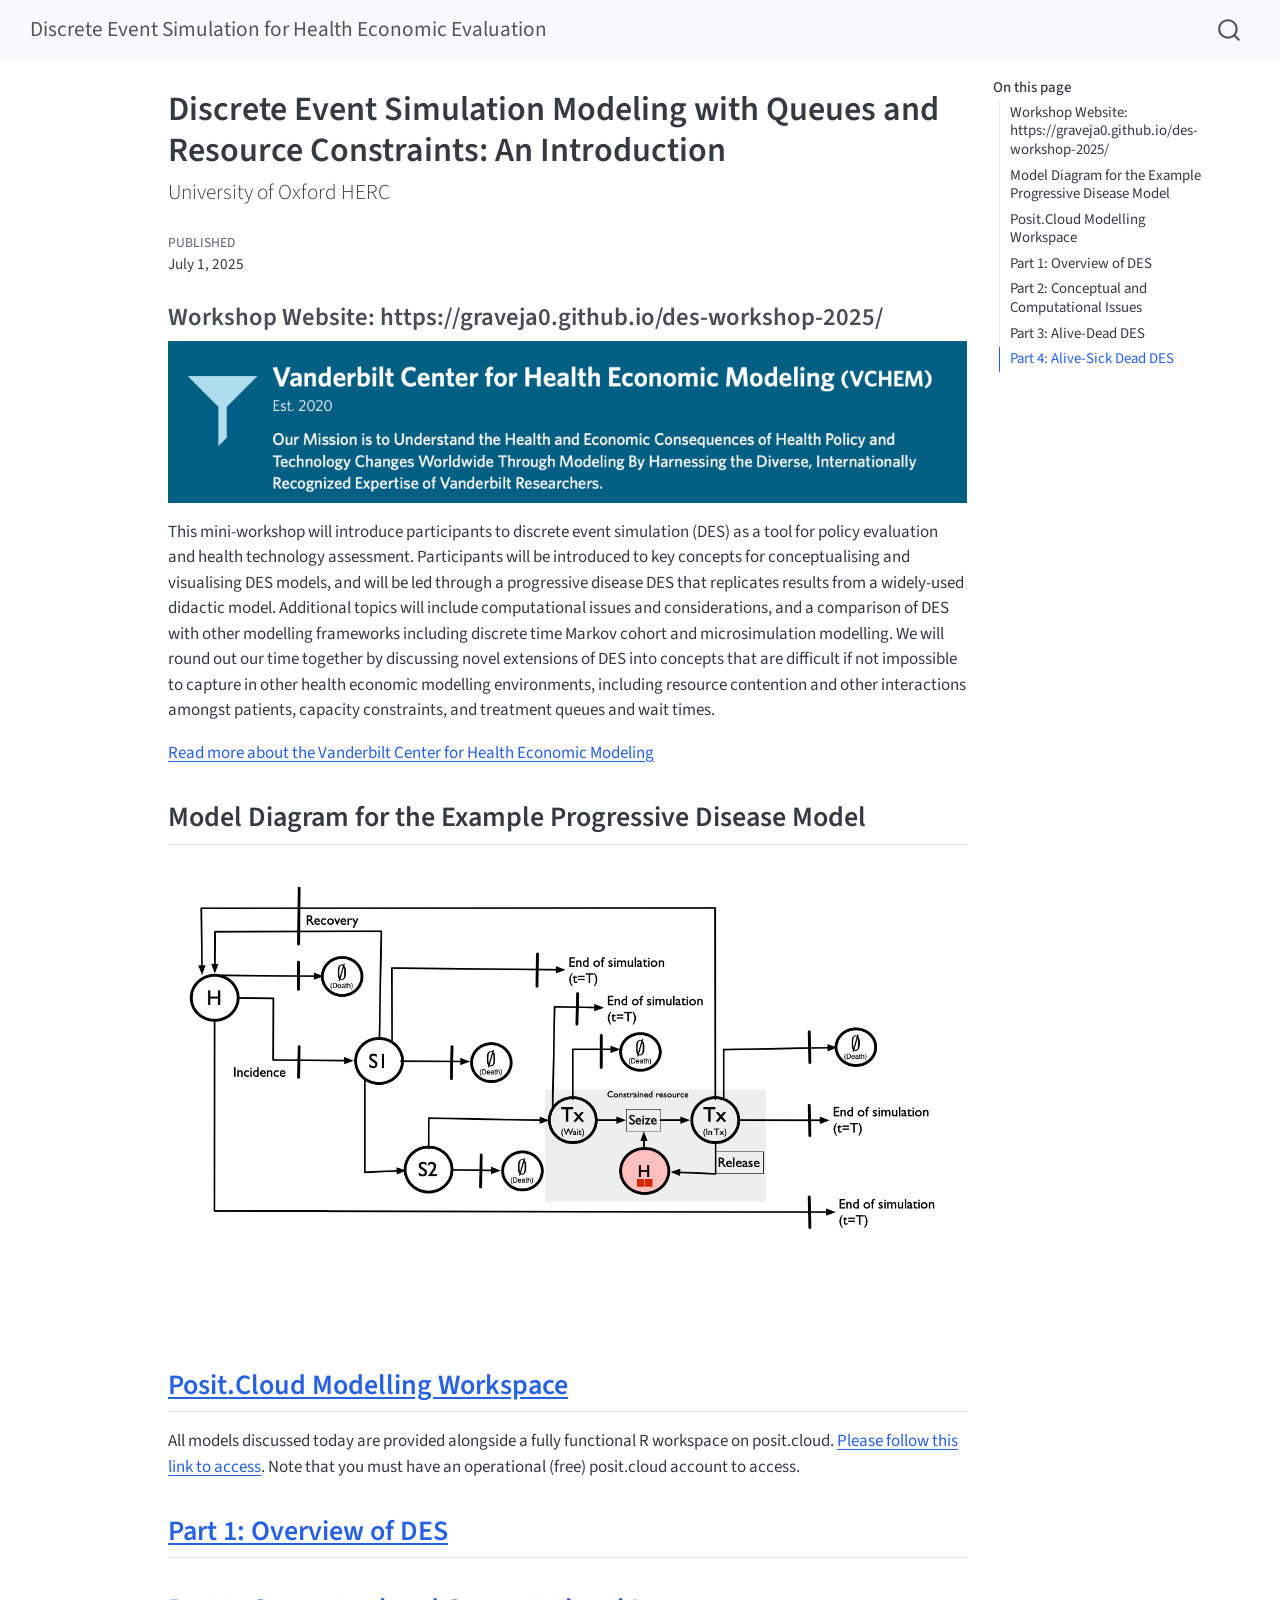
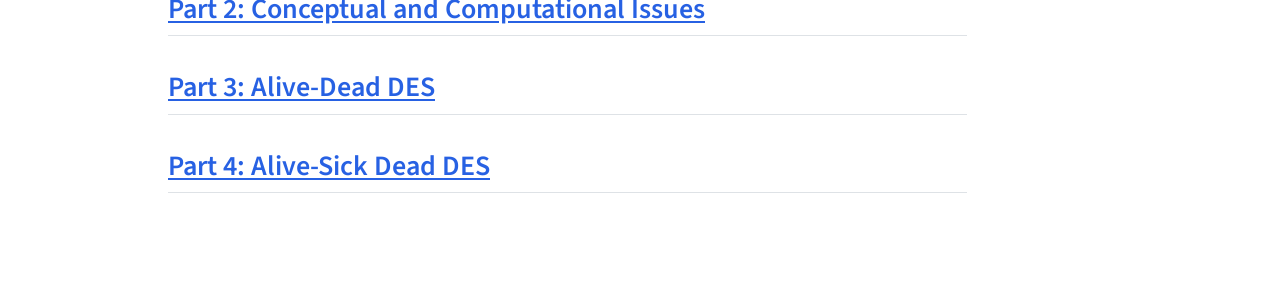
<file: index.html>
<!DOCTYPE html>
<html xmlns="http://www.w3.org/1999/xhtml" lang="en" xml:lang="en"><head>

<meta charset="utf-8">
<meta name="generator" content="quarto-1.5.57">

<meta name="viewport" content="width=device-width, initial-scale=1.0, user-scalable=yes">

<meta name="dcterms.date" content="2025-07-01">

<title>Discrete Event Simulation Modeling with Queues and Resource Constraints: An Introduction – Discrete Event Simulation for Health Economic Evaluation</title>
<style>
code{white-space: pre-wrap;}
span.smallcaps{font-variant: small-caps;}
div.columns{display: flex; gap: min(4vw, 1.5em);}
div.column{flex: auto; overflow-x: auto;}
div.hanging-indent{margin-left: 1.5em; text-indent: -1.5em;}
ul.task-list{list-style: none;}
ul.task-list li input[type="checkbox"] {
  width: 0.8em;
  margin: 0 0.8em 0.2em -1em; /* quarto-specific, see https://github.com/quarto-dev/quarto-cli/issues/4556 */ 
  vertical-align: middle;
}
</style>


<script src="site_libs/quarto-nav/quarto-nav.js"></script>
<script src="site_libs/quarto-nav/headroom.min.js"></script>
<script src="site_libs/clipboard/clipboard.min.js"></script>
<script src="site_libs/quarto-search/autocomplete.umd.js"></script>
<script src="site_libs/quarto-search/fuse.min.js"></script>
<script src="site_libs/quarto-search/quarto-search.js"></script>
<meta name="quarto:offset" content="./">
<script src="site_libs/quarto-html/quarto.js"></script>
<script src="site_libs/quarto-html/popper.min.js"></script>
<script src="site_libs/quarto-html/tippy.umd.min.js"></script>
<script src="site_libs/quarto-html/anchor.min.js"></script>
<link href="site_libs/quarto-html/tippy.css" rel="stylesheet">
<link href="site_libs/quarto-html/quarto-syntax-highlighting.css" rel="stylesheet" id="quarto-text-highlighting-styles">
<script src="site_libs/bootstrap/bootstrap.min.js"></script>
<link href="site_libs/bootstrap/bootstrap-icons.css" rel="stylesheet">
<link href="site_libs/bootstrap/bootstrap.min.css" rel="stylesheet" id="quarto-bootstrap" data-mode="light">
<script id="quarto-search-options" type="application/json">{
  "location": "navbar",
  "copy-button": false,
  "collapse-after": 3,
  "panel-placement": "end",
  "type": "overlay",
  "limit": 50,
  "keyboard-shortcut": [
    "f",
    "/",
    "s"
  ],
  "show-item-context": false,
  "language": {
    "search-no-results-text": "No results",
    "search-matching-documents-text": "matching documents",
    "search-copy-link-title": "Copy link to search",
    "search-hide-matches-text": "Hide additional matches",
    "search-more-match-text": "more match in this document",
    "search-more-matches-text": "more matches in this document",
    "search-clear-button-title": "Clear",
    "search-text-placeholder": "",
    "search-detached-cancel-button-title": "Cancel",
    "search-submit-button-title": "Submit",
    "search-label": "Search"
  }
}</script>


</head>

<body class="nav-fixed">

<div id="quarto-search-results"></div>
  <header id="quarto-header" class="headroom fixed-top">
    <nav class="navbar navbar-expand-lg " data-bs-theme="dark">
      <div class="navbar-container container-fluid">
      <div class="navbar-brand-container mx-auto">
    <a class="navbar-brand" href="./index.html">
    <span class="navbar-title">Discrete Event Simulation for Health Economic Evaluation</span>
    </a>
  </div>
        <div class="quarto-navbar-tools tools-end">
</div>
          <div id="quarto-search" class="" title="Search"></div>
      </div> <!-- /container-fluid -->
    </nav>
</header>
<!-- content -->
<div id="quarto-content" class="quarto-container page-columns page-rows-contents page-layout-article page-navbar">
<!-- sidebar -->
<!-- margin-sidebar -->
    <div id="quarto-margin-sidebar" class="sidebar margin-sidebar">
        <nav id="TOC" role="doc-toc" class="toc-active">
    <h2 id="toc-title">On this page</h2>
   
  <ul>
  <li><a href="#workshop-website-httpsgraveja0.github.iodes-workshop-2025" id="toc-workshop-website-httpsgraveja0.github.iodes-workshop-2025" class="nav-link active" data-scroll-target="#workshop-website-httpsgraveja0.github.iodes-workshop-2025">Workshop Website: https://graveja0.github.io/des-workshop-2025/</a></li>
  <li><a href="#model-diagram-for-the-example-progressive-disease-model" id="toc-model-diagram-for-the-example-progressive-disease-model" class="nav-link" data-scroll-target="#model-diagram-for-the-example-progressive-disease-model">Model Diagram for the Example Progressive Disease Model</a></li>
  <li><a href="#posit.cloud-modelling-workspace" id="toc-posit.cloud-modelling-workspace" class="nav-link" data-scroll-target="#posit.cloud-modelling-workspace">Posit.Cloud Modelling Workspace</a></li>
  <li><a href="#part-1-overview-of-des" id="toc-part-1-overview-of-des" class="nav-link" data-scroll-target="#part-1-overview-of-des">Part 1: Overview of DES</a></li>
  <li><a href="#part-2-conceptual-and-computational-issues" id="toc-part-2-conceptual-and-computational-issues" class="nav-link" data-scroll-target="#part-2-conceptual-and-computational-issues">Part 2: Conceptual and Computational Issues</a></li>
  <li><a href="#part-3-alive-dead-des" id="toc-part-3-alive-dead-des" class="nav-link" data-scroll-target="#part-3-alive-dead-des">Part 3: Alive-Dead DES</a></li>
  <li><a href="#part-4-alive-sick-dead-des" id="toc-part-4-alive-sick-dead-des" class="nav-link" data-scroll-target="#part-4-alive-sick-dead-des">Part 4: Alive-Sick Dead DES</a></li>
  </ul>
</nav>
    </div>
<!-- main -->
<main class="content" id="quarto-document-content">

<header id="title-block-header" class="quarto-title-block default">
<div class="quarto-title">
<h1 class="title">Discrete Event Simulation Modeling with Queues and Resource Constraints: An Introduction</h1>
<p class="subtitle lead">University of Oxford HERC</p>
</div>



<div class="quarto-title-meta">

    
    <div>
    <div class="quarto-title-meta-heading">Published</div>
    <div class="quarto-title-meta-contents">
      <p class="date">July 1, 2025</p>
    </div>
  </div>
  
    
  </div>
  


</header>


<section id="workshop-website-httpsgraveja0.github.iodes-workshop-2025" class="level3">
<h3 class="anchored" data-anchor-id="workshop-website-httpsgraveja0.github.iodes-workshop-2025">Workshop Website: https://graveja0.github.io/des-workshop-2025/</h3>
<div class=".column-page">
<p><img src="images/clipboard-303483158.png" class="img-fluid"></p>
</div>
<p>This mini-workshop will introduce participants to discrete event simulation (DES) as a tool for policy evaluation and health technology assessment. Participants will be introduced to key concepts for conceptualising and visualising DES models, and will be led through a progressive disease DES that replicates results from a widely-used didactic model. Additional topics will include computational issues and considerations, and a comparison of DES with other modelling frameworks including discrete time Markov cohort and microsimulation modelling. We will round out our time together by discussing novel extensions of DES into concepts that are difficult if not impossible to capture in other health economic modelling environments, including resource contention and other interactions amongst patients, capacity constraints, and treatment queues and wait times.</p>
<p><a href="images/about-vchem.pdf">Read more about the Vanderbilt Center for Health Economic Modeling</a></p>
</section>
<section id="model-diagram-for-the-example-progressive-disease-model" class="level2">
<h2 class="anchored" data-anchor-id="model-diagram-for-the-example-progressive-disease-model">Model Diagram for the Example Progressive Disease Model</h2>
<div class="screen-page">
<p><img src="content/images/petri-model6.png" class="img-fluid"></p>
</div>
</section>
<section id="posit.cloud-modelling-workspace" class="level2">
<h2 class="anchored" data-anchor-id="posit.cloud-modelling-workspace"><a href="https://posit.cloud/content/10570508">Posit.Cloud Modelling Workspace</a></h2>
<p>All models discussed today are provided alongside a fully functional R workspace on posit.cloud. <a href="https://posit.cloud/content/10570508">Please follow this link to access</a>. Note that you must have an operational (free) posit.cloud account to access.</p>
</section>
<section id="part-1-overview-of-des" class="level2">
<h2 class="anchored" data-anchor-id="part-1-overview-of-des"><a href="./content/01_oxford-des.html">Part 1: Overview of DES</a></h2>
</section>
<section id="part-2-conceptual-and-computational-issues" class="level2">
<h2 class="anchored" data-anchor-id="part-2-conceptual-and-computational-issues"><a href="./content/02-oxford-des.html">Part 2: Conceptual and Computational Issues</a></h2>
</section>
<section id="part-3-alive-dead-des" class="level2">
<h2 class="anchored" data-anchor-id="part-3-alive-dead-des"><a href="./content/03-oxford-des.html">Part 3: Alive-Dead DES</a></h2>
</section>
<section id="part-4-alive-sick-dead-des" class="level2">
<h2 class="anchored" data-anchor-id="part-4-alive-sick-dead-des"><a href="./content/04_oxford-des.html">Part 4: Alive-Sick Dead DES</a></h2>


</section>

</main> <!-- /main -->
<script id="quarto-html-after-body" type="application/javascript">
window.document.addEventListener("DOMContentLoaded", function (event) {
  const toggleBodyColorMode = (bsSheetEl) => {
    const mode = bsSheetEl.getAttribute("data-mode");
    const bodyEl = window.document.querySelector("body");
    if (mode === "dark") {
      bodyEl.classList.add("quarto-dark");
      bodyEl.classList.remove("quarto-light");
    } else {
      bodyEl.classList.add("quarto-light");
      bodyEl.classList.remove("quarto-dark");
    }
  }
  const toggleBodyColorPrimary = () => {
    const bsSheetEl = window.document.querySelector("link#quarto-bootstrap");
    if (bsSheetEl) {
      toggleBodyColorMode(bsSheetEl);
    }
  }
  toggleBodyColorPrimary();  
  const icon = "";
  const anchorJS = new window.AnchorJS();
  anchorJS.options = {
    placement: 'right',
    icon: icon
  };
  anchorJS.add('.anchored');
  const isCodeAnnotation = (el) => {
    for (const clz of el.classList) {
      if (clz.startsWith('code-annotation-')) {                     
        return true;
      }
    }
    return false;
  }
  const onCopySuccess = function(e) {
    // button target
    const button = e.trigger;
    // don't keep focus
    button.blur();
    // flash "checked"
    button.classList.add('code-copy-button-checked');
    var currentTitle = button.getAttribute("title");
    button.setAttribute("title", "Copied!");
    let tooltip;
    if (window.bootstrap) {
      button.setAttribute("data-bs-toggle", "tooltip");
      button.setAttribute("data-bs-placement", "left");
      button.setAttribute("data-bs-title", "Copied!");
      tooltip = new bootstrap.Tooltip(button, 
        { trigger: "manual", 
          customClass: "code-copy-button-tooltip",
          offset: [0, -8]});
      tooltip.show();    
    }
    setTimeout(function() {
      if (tooltip) {
        tooltip.hide();
        button.removeAttribute("data-bs-title");
        button.removeAttribute("data-bs-toggle");
        button.removeAttribute("data-bs-placement");
      }
      button.setAttribute("title", currentTitle);
      button.classList.remove('code-copy-button-checked');
    }, 1000);
    // clear code selection
    e.clearSelection();
  }
  const getTextToCopy = function(trigger) {
      const codeEl = trigger.previousElementSibling.cloneNode(true);
      for (const childEl of codeEl.children) {
        if (isCodeAnnotation(childEl)) {
          childEl.remove();
        }
      }
      return codeEl.innerText;
  }
  const clipboard = new window.ClipboardJS('.code-copy-button:not([data-in-quarto-modal])', {
    text: getTextToCopy
  });
  clipboard.on('success', onCopySuccess);
  if (window.document.getElementById('quarto-embedded-source-code-modal')) {
    // For code content inside modals, clipBoardJS needs to be initialized with a container option
    // TODO: Check when it could be a function (https://github.com/zenorocha/clipboard.js/issues/860)
    const clipboardModal = new window.ClipboardJS('.code-copy-button[data-in-quarto-modal]', {
      text: getTextToCopy,
      container: window.document.getElementById('quarto-embedded-source-code-modal')
    });
    clipboardModal.on('success', onCopySuccess);
  }
    var localhostRegex = new RegExp(/^(?:http|https):\/\/localhost\:?[0-9]*\//);
    var mailtoRegex = new RegExp(/^mailto:/);
      var filterRegex = new RegExp("https:\/\/graveja0\.github\.io\/des-workshop-2025\/");
    var isInternal = (href) => {
        return filterRegex.test(href) || localhostRegex.test(href) || mailtoRegex.test(href);
    }
    // Inspect non-navigation links and adorn them if external
 	var links = window.document.querySelectorAll('a[href]:not(.nav-link):not(.navbar-brand):not(.toc-action):not(.sidebar-link):not(.sidebar-item-toggle):not(.pagination-link):not(.no-external):not([aria-hidden]):not(.dropdown-item):not(.quarto-navigation-tool):not(.about-link)');
    for (var i=0; i<links.length; i++) {
      const link = links[i];
      if (!isInternal(link.href)) {
        // undo the damage that might have been done by quarto-nav.js in the case of
        // links that we want to consider external
        if (link.dataset.originalHref !== undefined) {
          link.href = link.dataset.originalHref;
        }
      }
    }
  function tippyHover(el, contentFn, onTriggerFn, onUntriggerFn) {
    const config = {
      allowHTML: true,
      maxWidth: 500,
      delay: 100,
      arrow: false,
      appendTo: function(el) {
          return el.parentElement;
      },
      interactive: true,
      interactiveBorder: 10,
      theme: 'quarto',
      placement: 'bottom-start',
    };
    if (contentFn) {
      config.content = contentFn;
    }
    if (onTriggerFn) {
      config.onTrigger = onTriggerFn;
    }
    if (onUntriggerFn) {
      config.onUntrigger = onUntriggerFn;
    }
    window.tippy(el, config); 
  }
  const noterefs = window.document.querySelectorAll('a[role="doc-noteref"]');
  for (var i=0; i<noterefs.length; i++) {
    const ref = noterefs[i];
    tippyHover(ref, function() {
      // use id or data attribute instead here
      let href = ref.getAttribute('data-footnote-href') || ref.getAttribute('href');
      try { href = new URL(href).hash; } catch {}
      const id = href.replace(/^#\/?/, "");
      const note = window.document.getElementById(id);
      if (note) {
        return note.innerHTML;
      } else {
        return "";
      }
    });
  }
  const xrefs = window.document.querySelectorAll('a.quarto-xref');
  const processXRef = (id, note) => {
    // Strip column container classes
    const stripColumnClz = (el) => {
      el.classList.remove("page-full", "page-columns");
      if (el.children) {
        for (const child of el.children) {
          stripColumnClz(child);
        }
      }
    }
    stripColumnClz(note)
    if (id === null || id.startsWith('sec-')) {
      // Special case sections, only their first couple elements
      const container = document.createElement("div");
      if (note.children && note.children.length > 2) {
        container.appendChild(note.children[0].cloneNode(true));
        for (let i = 1; i < note.children.length; i++) {
          const child = note.children[i];
          if (child.tagName === "P" && child.innerText === "") {
            continue;
          } else {
            container.appendChild(child.cloneNode(true));
            break;
          }
        }
        if (window.Quarto?.typesetMath) {
          window.Quarto.typesetMath(container);
        }
        return container.innerHTML
      } else {
        if (window.Quarto?.typesetMath) {
          window.Quarto.typesetMath(note);
        }
        return note.innerHTML;
      }
    } else {
      // Remove any anchor links if they are present
      const anchorLink = note.querySelector('a.anchorjs-link');
      if (anchorLink) {
        anchorLink.remove();
      }
      if (window.Quarto?.typesetMath) {
        window.Quarto.typesetMath(note);
      }
      // TODO in 1.5, we should make sure this works without a callout special case
      if (note.classList.contains("callout")) {
        return note.outerHTML;
      } else {
        return note.innerHTML;
      }
    }
  }
  for (var i=0; i<xrefs.length; i++) {
    const xref = xrefs[i];
    tippyHover(xref, undefined, function(instance) {
      instance.disable();
      let url = xref.getAttribute('href');
      let hash = undefined; 
      if (url.startsWith('#')) {
        hash = url;
      } else {
        try { hash = new URL(url).hash; } catch {}
      }
      if (hash) {
        const id = hash.replace(/^#\/?/, "");
        const note = window.document.getElementById(id);
        if (note !== null) {
          try {
            const html = processXRef(id, note.cloneNode(true));
            instance.setContent(html);
          } finally {
            instance.enable();
            instance.show();
          }
        } else {
          // See if we can fetch this
          fetch(url.split('#')[0])
          .then(res => res.text())
          .then(html => {
            const parser = new DOMParser();
            const htmlDoc = parser.parseFromString(html, "text/html");
            const note = htmlDoc.getElementById(id);
            if (note !== null) {
              const html = processXRef(id, note);
              instance.setContent(html);
            } 
          }).finally(() => {
            instance.enable();
            instance.show();
          });
        }
      } else {
        // See if we can fetch a full url (with no hash to target)
        // This is a special case and we should probably do some content thinning / targeting
        fetch(url)
        .then(res => res.text())
        .then(html => {
          const parser = new DOMParser();
          const htmlDoc = parser.parseFromString(html, "text/html");
          const note = htmlDoc.querySelector('main.content');
          if (note !== null) {
            // This should only happen for chapter cross references
            // (since there is no id in the URL)
            // remove the first header
            if (note.children.length > 0 && note.children[0].tagName === "HEADER") {
              note.children[0].remove();
            }
            const html = processXRef(null, note);
            instance.setContent(html);
          } 
        }).finally(() => {
          instance.enable();
          instance.show();
        });
      }
    }, function(instance) {
    });
  }
      let selectedAnnoteEl;
      const selectorForAnnotation = ( cell, annotation) => {
        let cellAttr = 'data-code-cell="' + cell + '"';
        let lineAttr = 'data-code-annotation="' +  annotation + '"';
        const selector = 'span[' + cellAttr + '][' + lineAttr + ']';
        return selector;
      }
      const selectCodeLines = (annoteEl) => {
        const doc = window.document;
        const targetCell = annoteEl.getAttribute("data-target-cell");
        const targetAnnotation = annoteEl.getAttribute("data-target-annotation");
        const annoteSpan = window.document.querySelector(selectorForAnnotation(targetCell, targetAnnotation));
        const lines = annoteSpan.getAttribute("data-code-lines").split(",");
        const lineIds = lines.map((line) => {
          return targetCell + "-" + line;
        })
        let top = null;
        let height = null;
        let parent = null;
        if (lineIds.length > 0) {
            //compute the position of the single el (top and bottom and make a div)
            const el = window.document.getElementById(lineIds[0]);
            top = el.offsetTop;
            height = el.offsetHeight;
            parent = el.parentElement.parentElement;
          if (lineIds.length > 1) {
            const lastEl = window.document.getElementById(lineIds[lineIds.length - 1]);
            const bottom = lastEl.offsetTop + lastEl.offsetHeight;
            height = bottom - top;
          }
          if (top !== null && height !== null && parent !== null) {
            // cook up a div (if necessary) and position it 
            let div = window.document.getElementById("code-annotation-line-highlight");
            if (div === null) {
              div = window.document.createElement("div");
              div.setAttribute("id", "code-annotation-line-highlight");
              div.style.position = 'absolute';
              parent.appendChild(div);
            }
            div.style.top = top - 2 + "px";
            div.style.height = height + 4 + "px";
            div.style.left = 0;
            let gutterDiv = window.document.getElementById("code-annotation-line-highlight-gutter");
            if (gutterDiv === null) {
              gutterDiv = window.document.createElement("div");
              gutterDiv.setAttribute("id", "code-annotation-line-highlight-gutter");
              gutterDiv.style.position = 'absolute';
              const codeCell = window.document.getElementById(targetCell);
              const gutter = codeCell.querySelector('.code-annotation-gutter');
              gutter.appendChild(gutterDiv);
            }
            gutterDiv.style.top = top - 2 + "px";
            gutterDiv.style.height = height + 4 + "px";
          }
          selectedAnnoteEl = annoteEl;
        }
      };
      const unselectCodeLines = () => {
        const elementsIds = ["code-annotation-line-highlight", "code-annotation-line-highlight-gutter"];
        elementsIds.forEach((elId) => {
          const div = window.document.getElementById(elId);
          if (div) {
            div.remove();
          }
        });
        selectedAnnoteEl = undefined;
      };
        // Handle positioning of the toggle
    window.addEventListener(
      "resize",
      throttle(() => {
        elRect = undefined;
        if (selectedAnnoteEl) {
          selectCodeLines(selectedAnnoteEl);
        }
      }, 10)
    );
    function throttle(fn, ms) {
    let throttle = false;
    let timer;
      return (...args) => {
        if(!throttle) { // first call gets through
            fn.apply(this, args);
            throttle = true;
        } else { // all the others get throttled
            if(timer) clearTimeout(timer); // cancel #2
            timer = setTimeout(() => {
              fn.apply(this, args);
              timer = throttle = false;
            }, ms);
        }
      };
    }
      // Attach click handler to the DT
      const annoteDls = window.document.querySelectorAll('dt[data-target-cell]');
      for (const annoteDlNode of annoteDls) {
        annoteDlNode.addEventListener('click', (event) => {
          const clickedEl = event.target;
          if (clickedEl !== selectedAnnoteEl) {
            unselectCodeLines();
            const activeEl = window.document.querySelector('dt[data-target-cell].code-annotation-active');
            if (activeEl) {
              activeEl.classList.remove('code-annotation-active');
            }
            selectCodeLines(clickedEl);
            clickedEl.classList.add('code-annotation-active');
          } else {
            // Unselect the line
            unselectCodeLines();
            clickedEl.classList.remove('code-annotation-active');
          }
        });
      }
  const findCites = (el) => {
    const parentEl = el.parentElement;
    if (parentEl) {
      const cites = parentEl.dataset.cites;
      if (cites) {
        return {
          el,
          cites: cites.split(' ')
        };
      } else {
        return findCites(el.parentElement)
      }
    } else {
      return undefined;
    }
  };
  var bibliorefs = window.document.querySelectorAll('a[role="doc-biblioref"]');
  for (var i=0; i<bibliorefs.length; i++) {
    const ref = bibliorefs[i];
    const citeInfo = findCites(ref);
    if (citeInfo) {
      tippyHover(citeInfo.el, function() {
        var popup = window.document.createElement('div');
        citeInfo.cites.forEach(function(cite) {
          var citeDiv = window.document.createElement('div');
          citeDiv.classList.add('hanging-indent');
          citeDiv.classList.add('csl-entry');
          var biblioDiv = window.document.getElementById('ref-' + cite);
          if (biblioDiv) {
            citeDiv.innerHTML = biblioDiv.innerHTML;
          }
          popup.appendChild(citeDiv);
        });
        return popup.innerHTML;
      });
    }
  }
});
</script>
</div> <!-- /content -->




</body></html>
</file>
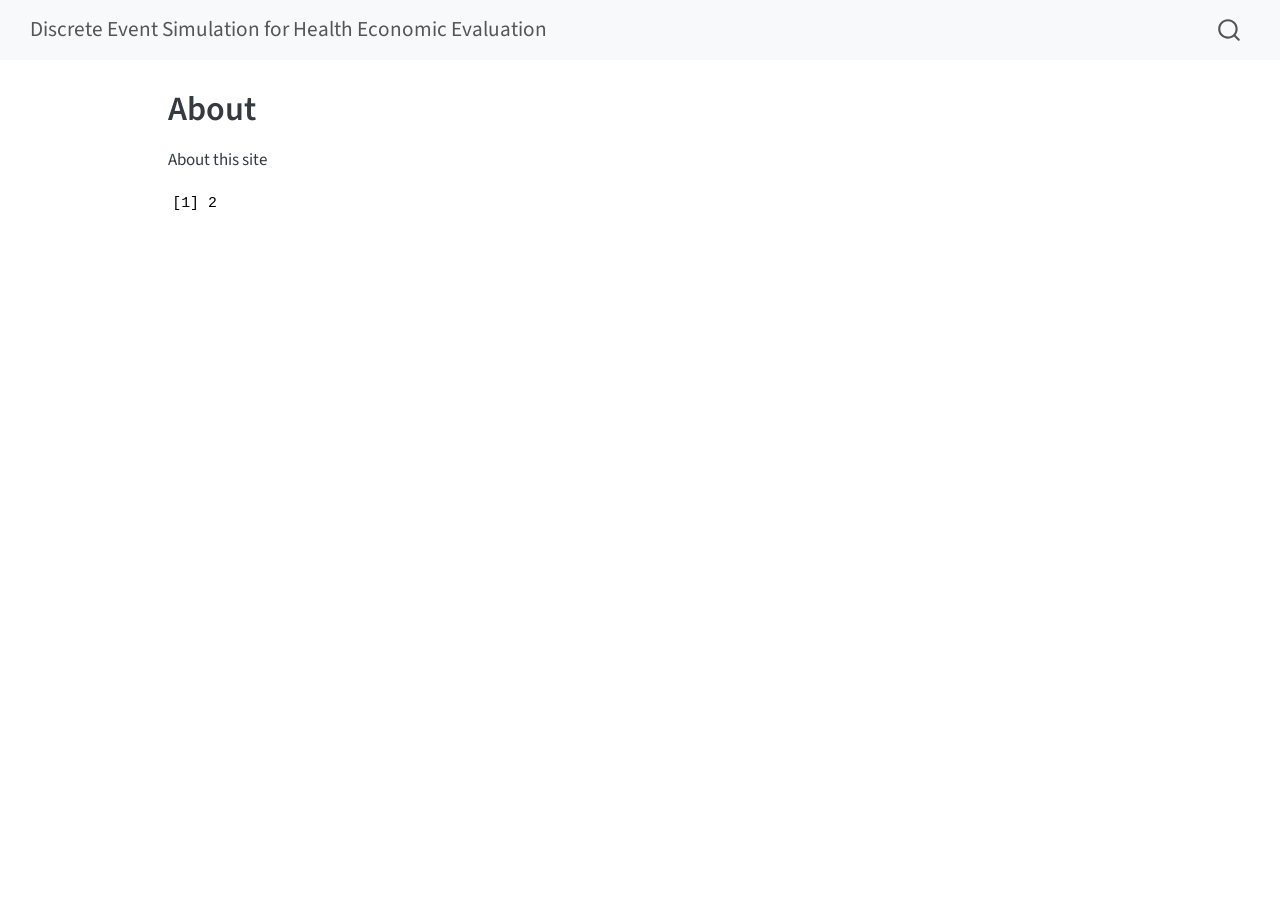
<file: about.html>
<!DOCTYPE html>
<html xmlns="http://www.w3.org/1999/xhtml" lang="en" xml:lang="en"><head>

<meta charset="utf-8">
<meta name="generator" content="quarto-1.5.57">

<meta name="viewport" content="width=device-width, initial-scale=1.0, user-scalable=yes">


<title>About – Discrete Event Simulation for Health Economic Evaluation</title>
<style>
code{white-space: pre-wrap;}
span.smallcaps{font-variant: small-caps;}
div.columns{display: flex; gap: min(4vw, 1.5em);}
div.column{flex: auto; overflow-x: auto;}
div.hanging-indent{margin-left: 1.5em; text-indent: -1.5em;}
ul.task-list{list-style: none;}
ul.task-list li input[type="checkbox"] {
  width: 0.8em;
  margin: 0 0.8em 0.2em -1em; /* quarto-specific, see https://github.com/quarto-dev/quarto-cli/issues/4556 */ 
  vertical-align: middle;
}
</style>


<script src="site_libs/quarto-nav/quarto-nav.js"></script>
<script src="site_libs/quarto-nav/headroom.min.js"></script>
<script src="site_libs/clipboard/clipboard.min.js"></script>
<script src="site_libs/quarto-search/autocomplete.umd.js"></script>
<script src="site_libs/quarto-search/fuse.min.js"></script>
<script src="site_libs/quarto-search/quarto-search.js"></script>
<meta name="quarto:offset" content="./">
<script src="site_libs/quarto-html/quarto.js"></script>
<script src="site_libs/quarto-html/popper.min.js"></script>
<script src="site_libs/quarto-html/tippy.umd.min.js"></script>
<script src="site_libs/quarto-html/anchor.min.js"></script>
<link href="site_libs/quarto-html/tippy.css" rel="stylesheet">
<link href="site_libs/quarto-html/quarto-syntax-highlighting.css" rel="stylesheet" id="quarto-text-highlighting-styles">
<script src="site_libs/bootstrap/bootstrap.min.js"></script>
<link href="site_libs/bootstrap/bootstrap-icons.css" rel="stylesheet">
<link href="site_libs/bootstrap/bootstrap.min.css" rel="stylesheet" id="quarto-bootstrap" data-mode="light">
<script id="quarto-search-options" type="application/json">{
  "location": "navbar",
  "copy-button": false,
  "collapse-after": 3,
  "panel-placement": "end",
  "type": "overlay",
  "limit": 50,
  "keyboard-shortcut": [
    "f",
    "/",
    "s"
  ],
  "show-item-context": false,
  "language": {
    "search-no-results-text": "No results",
    "search-matching-documents-text": "matching documents",
    "search-copy-link-title": "Copy link to search",
    "search-hide-matches-text": "Hide additional matches",
    "search-more-match-text": "more match in this document",
    "search-more-matches-text": "more matches in this document",
    "search-clear-button-title": "Clear",
    "search-text-placeholder": "",
    "search-detached-cancel-button-title": "Cancel",
    "search-submit-button-title": "Submit",
    "search-label": "Search"
  }
}</script>


</head>

<body class="nav-fixed">

<div id="quarto-search-results"></div>
  <header id="quarto-header" class="headroom fixed-top">
    <nav class="navbar navbar-expand-lg " data-bs-theme="dark">
      <div class="navbar-container container-fluid">
      <div class="navbar-brand-container mx-auto">
    <a class="navbar-brand" href="./index.html">
    <span class="navbar-title">Discrete Event Simulation for Health Economic Evaluation</span>
    </a>
  </div>
        <div class="quarto-navbar-tools tools-end">
</div>
          <div id="quarto-search" class="" title="Search"></div>
      </div> <!-- /container-fluid -->
    </nav>
</header>
<!-- content -->
<div id="quarto-content" class="quarto-container page-columns page-rows-contents page-layout-article page-navbar">
<!-- sidebar -->
<!-- margin-sidebar -->
    <div id="quarto-margin-sidebar" class="sidebar margin-sidebar zindex-bottom">
        
    </div>
<!-- main -->
<main class="content" id="quarto-document-content">

<header id="title-block-header" class="quarto-title-block default">
<div class="quarto-title">
<h1 class="title">About</h1>
</div>



<div class="quarto-title-meta">

    
  
    
  </div>
  


</header>


<p>About this site</p>
<div class="cell">
<div class="cell-output cell-output-stdout">
<pre><code>[1] 2</code></pre>
</div>
</div>



</main> <!-- /main -->
<script id="quarto-html-after-body" type="application/javascript">
window.document.addEventListener("DOMContentLoaded", function (event) {
  const toggleBodyColorMode = (bsSheetEl) => {
    const mode = bsSheetEl.getAttribute("data-mode");
    const bodyEl = window.document.querySelector("body");
    if (mode === "dark") {
      bodyEl.classList.add("quarto-dark");
      bodyEl.classList.remove("quarto-light");
    } else {
      bodyEl.classList.add("quarto-light");
      bodyEl.classList.remove("quarto-dark");
    }
  }
  const toggleBodyColorPrimary = () => {
    const bsSheetEl = window.document.querySelector("link#quarto-bootstrap");
    if (bsSheetEl) {
      toggleBodyColorMode(bsSheetEl);
    }
  }
  toggleBodyColorPrimary();  
  const icon = "";
  const anchorJS = new window.AnchorJS();
  anchorJS.options = {
    placement: 'right',
    icon: icon
  };
  anchorJS.add('.anchored');
  const isCodeAnnotation = (el) => {
    for (const clz of el.classList) {
      if (clz.startsWith('code-annotation-')) {                     
        return true;
      }
    }
    return false;
  }
  const onCopySuccess = function(e) {
    // button target
    const button = e.trigger;
    // don't keep focus
    button.blur();
    // flash "checked"
    button.classList.add('code-copy-button-checked');
    var currentTitle = button.getAttribute("title");
    button.setAttribute("title", "Copied!");
    let tooltip;
    if (window.bootstrap) {
      button.setAttribute("data-bs-toggle", "tooltip");
      button.setAttribute("data-bs-placement", "left");
      button.setAttribute("data-bs-title", "Copied!");
      tooltip = new bootstrap.Tooltip(button, 
        { trigger: "manual", 
          customClass: "code-copy-button-tooltip",
          offset: [0, -8]});
      tooltip.show();    
    }
    setTimeout(function() {
      if (tooltip) {
        tooltip.hide();
        button.removeAttribute("data-bs-title");
        button.removeAttribute("data-bs-toggle");
        button.removeAttribute("data-bs-placement");
      }
      button.setAttribute("title", currentTitle);
      button.classList.remove('code-copy-button-checked');
    }, 1000);
    // clear code selection
    e.clearSelection();
  }
  const getTextToCopy = function(trigger) {
      const codeEl = trigger.previousElementSibling.cloneNode(true);
      for (const childEl of codeEl.children) {
        if (isCodeAnnotation(childEl)) {
          childEl.remove();
        }
      }
      return codeEl.innerText;
  }
  const clipboard = new window.ClipboardJS('.code-copy-button:not([data-in-quarto-modal])', {
    text: getTextToCopy
  });
  clipboard.on('success', onCopySuccess);
  if (window.document.getElementById('quarto-embedded-source-code-modal')) {
    // For code content inside modals, clipBoardJS needs to be initialized with a container option
    // TODO: Check when it could be a function (https://github.com/zenorocha/clipboard.js/issues/860)
    const clipboardModal = new window.ClipboardJS('.code-copy-button[data-in-quarto-modal]', {
      text: getTextToCopy,
      container: window.document.getElementById('quarto-embedded-source-code-modal')
    });
    clipboardModal.on('success', onCopySuccess);
  }
    var localhostRegex = new RegExp(/^(?:http|https):\/\/localhost\:?[0-9]*\//);
    var mailtoRegex = new RegExp(/^mailto:/);
      var filterRegex = new RegExp("https:\/\/graveja0\.github\.io\/des-workshop-2025\/");
    var isInternal = (href) => {
        return filterRegex.test(href) || localhostRegex.test(href) || mailtoRegex.test(href);
    }
    // Inspect non-navigation links and adorn them if external
 	var links = window.document.querySelectorAll('a[href]:not(.nav-link):not(.navbar-brand):not(.toc-action):not(.sidebar-link):not(.sidebar-item-toggle):not(.pagination-link):not(.no-external):not([aria-hidden]):not(.dropdown-item):not(.quarto-navigation-tool):not(.about-link)');
    for (var i=0; i<links.length; i++) {
      const link = links[i];
      if (!isInternal(link.href)) {
        // undo the damage that might have been done by quarto-nav.js in the case of
        // links that we want to consider external
        if (link.dataset.originalHref !== undefined) {
          link.href = link.dataset.originalHref;
        }
      }
    }
  function tippyHover(el, contentFn, onTriggerFn, onUntriggerFn) {
    const config = {
      allowHTML: true,
      maxWidth: 500,
      delay: 100,
      arrow: false,
      appendTo: function(el) {
          return el.parentElement;
      },
      interactive: true,
      interactiveBorder: 10,
      theme: 'quarto',
      placement: 'bottom-start',
    };
    if (contentFn) {
      config.content = contentFn;
    }
    if (onTriggerFn) {
      config.onTrigger = onTriggerFn;
    }
    if (onUntriggerFn) {
      config.onUntrigger = onUntriggerFn;
    }
    window.tippy(el, config); 
  }
  const noterefs = window.document.querySelectorAll('a[role="doc-noteref"]');
  for (var i=0; i<noterefs.length; i++) {
    const ref = noterefs[i];
    tippyHover(ref, function() {
      // use id or data attribute instead here
      let href = ref.getAttribute('data-footnote-href') || ref.getAttribute('href');
      try { href = new URL(href).hash; } catch {}
      const id = href.replace(/^#\/?/, "");
      const note = window.document.getElementById(id);
      if (note) {
        return note.innerHTML;
      } else {
        return "";
      }
    });
  }
  const xrefs = window.document.querySelectorAll('a.quarto-xref');
  const processXRef = (id, note) => {
    // Strip column container classes
    const stripColumnClz = (el) => {
      el.classList.remove("page-full", "page-columns");
      if (el.children) {
        for (const child of el.children) {
          stripColumnClz(child);
        }
      }
    }
    stripColumnClz(note)
    if (id === null || id.startsWith('sec-')) {
      // Special case sections, only their first couple elements
      const container = document.createElement("div");
      if (note.children && note.children.length > 2) {
        container.appendChild(note.children[0].cloneNode(true));
        for (let i = 1; i < note.children.length; i++) {
          const child = note.children[i];
          if (child.tagName === "P" && child.innerText === "") {
            continue;
          } else {
            container.appendChild(child.cloneNode(true));
            break;
          }
        }
        if (window.Quarto?.typesetMath) {
          window.Quarto.typesetMath(container);
        }
        return container.innerHTML
      } else {
        if (window.Quarto?.typesetMath) {
          window.Quarto.typesetMath(note);
        }
        return note.innerHTML;
      }
    } else {
      // Remove any anchor links if they are present
      const anchorLink = note.querySelector('a.anchorjs-link');
      if (anchorLink) {
        anchorLink.remove();
      }
      if (window.Quarto?.typesetMath) {
        window.Quarto.typesetMath(note);
      }
      // TODO in 1.5, we should make sure this works without a callout special case
      if (note.classList.contains("callout")) {
        return note.outerHTML;
      } else {
        return note.innerHTML;
      }
    }
  }
  for (var i=0; i<xrefs.length; i++) {
    const xref = xrefs[i];
    tippyHover(xref, undefined, function(instance) {
      instance.disable();
      let url = xref.getAttribute('href');
      let hash = undefined; 
      if (url.startsWith('#')) {
        hash = url;
      } else {
        try { hash = new URL(url).hash; } catch {}
      }
      if (hash) {
        const id = hash.replace(/^#\/?/, "");
        const note = window.document.getElementById(id);
        if (note !== null) {
          try {
            const html = processXRef(id, note.cloneNode(true));
            instance.setContent(html);
          } finally {
            instance.enable();
            instance.show();
          }
        } else {
          // See if we can fetch this
          fetch(url.split('#')[0])
          .then(res => res.text())
          .then(html => {
            const parser = new DOMParser();
            const htmlDoc = parser.parseFromString(html, "text/html");
            const note = htmlDoc.getElementById(id);
            if (note !== null) {
              const html = processXRef(id, note);
              instance.setContent(html);
            } 
          }).finally(() => {
            instance.enable();
            instance.show();
          });
        }
      } else {
        // See if we can fetch a full url (with no hash to target)
        // This is a special case and we should probably do some content thinning / targeting
        fetch(url)
        .then(res => res.text())
        .then(html => {
          const parser = new DOMParser();
          const htmlDoc = parser.parseFromString(html, "text/html");
          const note = htmlDoc.querySelector('main.content');
          if (note !== null) {
            // This should only happen for chapter cross references
            // (since there is no id in the URL)
            // remove the first header
            if (note.children.length > 0 && note.children[0].tagName === "HEADER") {
              note.children[0].remove();
            }
            const html = processXRef(null, note);
            instance.setContent(html);
          } 
        }).finally(() => {
          instance.enable();
          instance.show();
        });
      }
    }, function(instance) {
    });
  }
      let selectedAnnoteEl;
      const selectorForAnnotation = ( cell, annotation) => {
        let cellAttr = 'data-code-cell="' + cell + '"';
        let lineAttr = 'data-code-annotation="' +  annotation + '"';
        const selector = 'span[' + cellAttr + '][' + lineAttr + ']';
        return selector;
      }
      const selectCodeLines = (annoteEl) => {
        const doc = window.document;
        const targetCell = annoteEl.getAttribute("data-target-cell");
        const targetAnnotation = annoteEl.getAttribute("data-target-annotation");
        const annoteSpan = window.document.querySelector(selectorForAnnotation(targetCell, targetAnnotation));
        const lines = annoteSpan.getAttribute("data-code-lines").split(",");
        const lineIds = lines.map((line) => {
          return targetCell + "-" + line;
        })
        let top = null;
        let height = null;
        let parent = null;
        if (lineIds.length > 0) {
            //compute the position of the single el (top and bottom and make a div)
            const el = window.document.getElementById(lineIds[0]);
            top = el.offsetTop;
            height = el.offsetHeight;
            parent = el.parentElement.parentElement;
          if (lineIds.length > 1) {
            const lastEl = window.document.getElementById(lineIds[lineIds.length - 1]);
            const bottom = lastEl.offsetTop + lastEl.offsetHeight;
            height = bottom - top;
          }
          if (top !== null && height !== null && parent !== null) {
            // cook up a div (if necessary) and position it 
            let div = window.document.getElementById("code-annotation-line-highlight");
            if (div === null) {
              div = window.document.createElement("div");
              div.setAttribute("id", "code-annotation-line-highlight");
              div.style.position = 'absolute';
              parent.appendChild(div);
            }
            div.style.top = top - 2 + "px";
            div.style.height = height + 4 + "px";
            div.style.left = 0;
            let gutterDiv = window.document.getElementById("code-annotation-line-highlight-gutter");
            if (gutterDiv === null) {
              gutterDiv = window.document.createElement("div");
              gutterDiv.setAttribute("id", "code-annotation-line-highlight-gutter");
              gutterDiv.style.position = 'absolute';
              const codeCell = window.document.getElementById(targetCell);
              const gutter = codeCell.querySelector('.code-annotation-gutter');
              gutter.appendChild(gutterDiv);
            }
            gutterDiv.style.top = top - 2 + "px";
            gutterDiv.style.height = height + 4 + "px";
          }
          selectedAnnoteEl = annoteEl;
        }
      };
      const unselectCodeLines = () => {
        const elementsIds = ["code-annotation-line-highlight", "code-annotation-line-highlight-gutter"];
        elementsIds.forEach((elId) => {
          const div = window.document.getElementById(elId);
          if (div) {
            div.remove();
          }
        });
        selectedAnnoteEl = undefined;
      };
        // Handle positioning of the toggle
    window.addEventListener(
      "resize",
      throttle(() => {
        elRect = undefined;
        if (selectedAnnoteEl) {
          selectCodeLines(selectedAnnoteEl);
        }
      }, 10)
    );
    function throttle(fn, ms) {
    let throttle = false;
    let timer;
      return (...args) => {
        if(!throttle) { // first call gets through
            fn.apply(this, args);
            throttle = true;
        } else { // all the others get throttled
            if(timer) clearTimeout(timer); // cancel #2
            timer = setTimeout(() => {
              fn.apply(this, args);
              timer = throttle = false;
            }, ms);
        }
      };
    }
      // Attach click handler to the DT
      const annoteDls = window.document.querySelectorAll('dt[data-target-cell]');
      for (const annoteDlNode of annoteDls) {
        annoteDlNode.addEventListener('click', (event) => {
          const clickedEl = event.target;
          if (clickedEl !== selectedAnnoteEl) {
            unselectCodeLines();
            const activeEl = window.document.querySelector('dt[data-target-cell].code-annotation-active');
            if (activeEl) {
              activeEl.classList.remove('code-annotation-active');
            }
            selectCodeLines(clickedEl);
            clickedEl.classList.add('code-annotation-active');
          } else {
            // Unselect the line
            unselectCodeLines();
            clickedEl.classList.remove('code-annotation-active');
          }
        });
      }
  const findCites = (el) => {
    const parentEl = el.parentElement;
    if (parentEl) {
      const cites = parentEl.dataset.cites;
      if (cites) {
        return {
          el,
          cites: cites.split(' ')
        };
      } else {
        return findCites(el.parentElement)
      }
    } else {
      return undefined;
    }
  };
  var bibliorefs = window.document.querySelectorAll('a[role="doc-biblioref"]');
  for (var i=0; i<bibliorefs.length; i++) {
    const ref = bibliorefs[i];
    const citeInfo = findCites(ref);
    if (citeInfo) {
      tippyHover(citeInfo.el, function() {
        var popup = window.document.createElement('div');
        citeInfo.cites.forEach(function(cite) {
          var citeDiv = window.document.createElement('div');
          citeDiv.classList.add('hanging-indent');
          citeDiv.classList.add('csl-entry');
          var biblioDiv = window.document.getElementById('ref-' + cite);
          if (biblioDiv) {
            citeDiv.innerHTML = biblioDiv.innerHTML;
          }
          popup.appendChild(citeDiv);
        });
        return popup.innerHTML;
      });
    }
  }
});
</script>
</div> <!-- /content -->




</body></html>
</file>
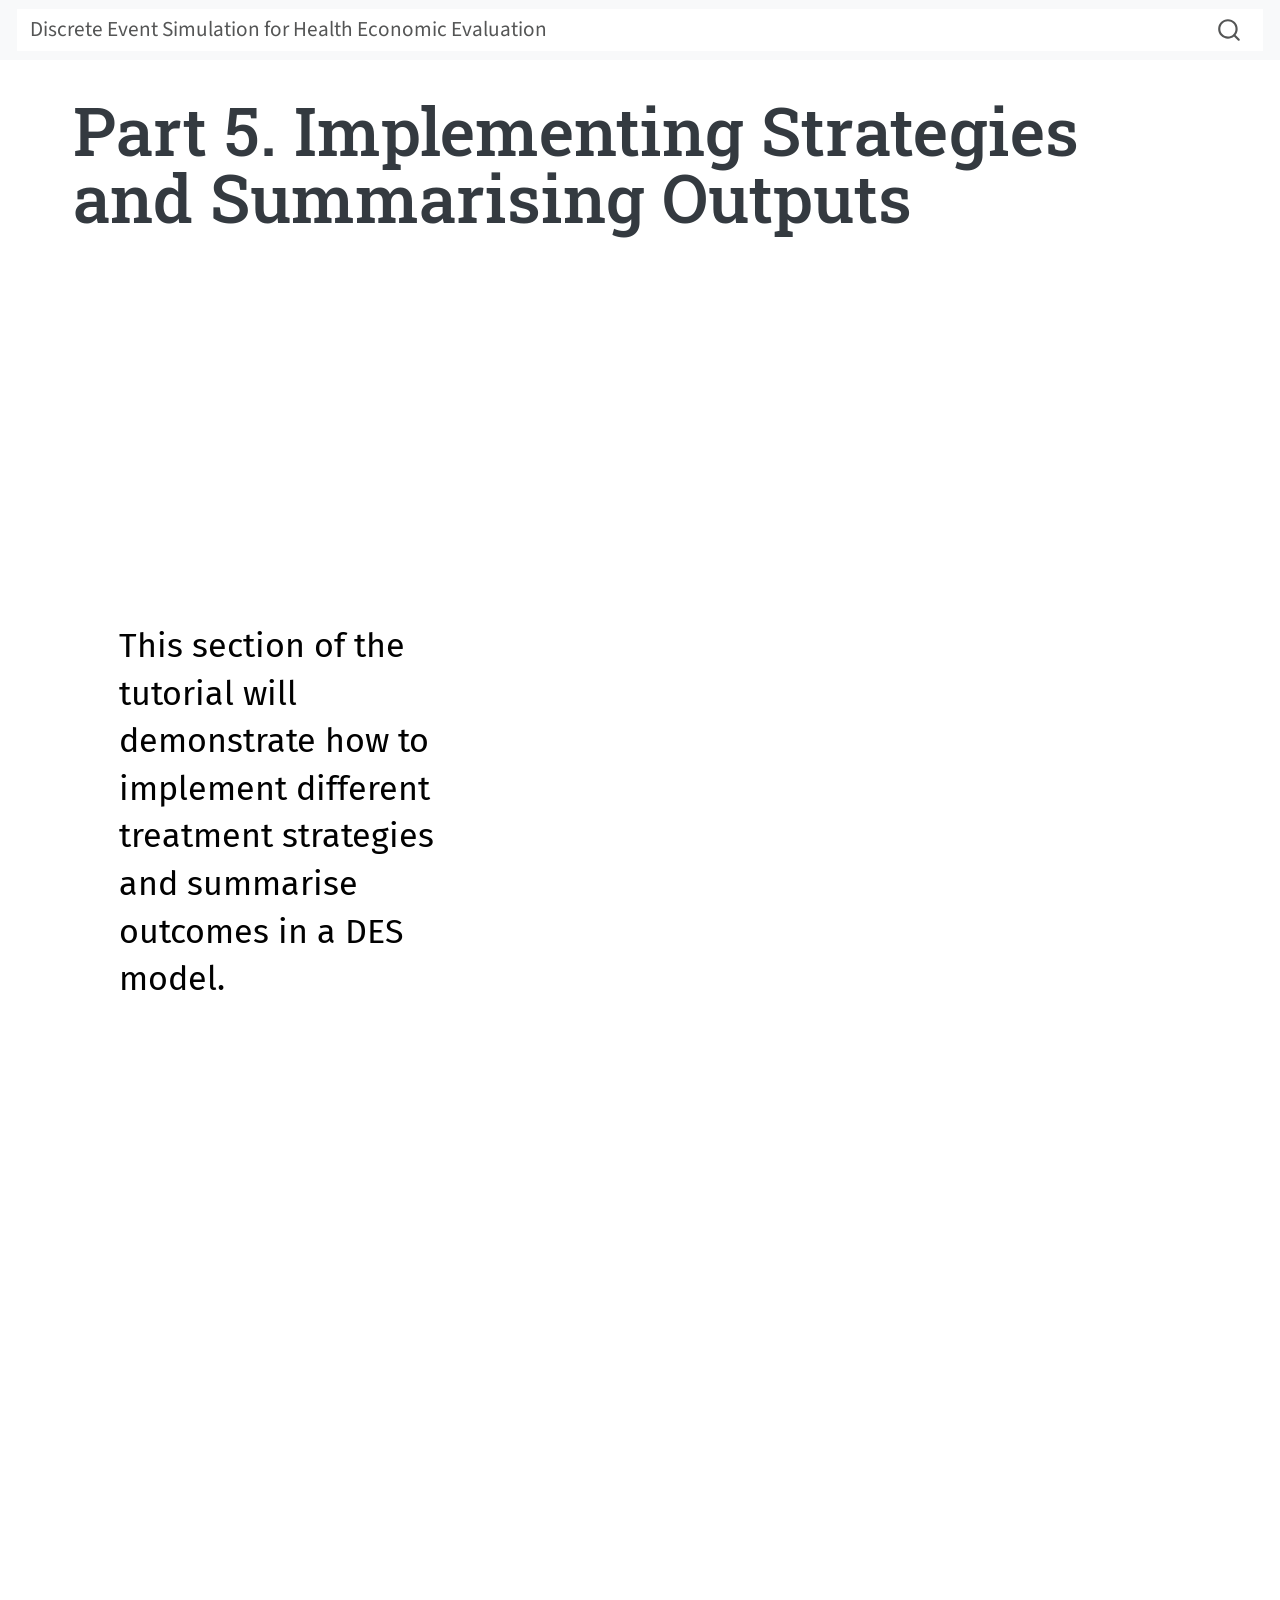
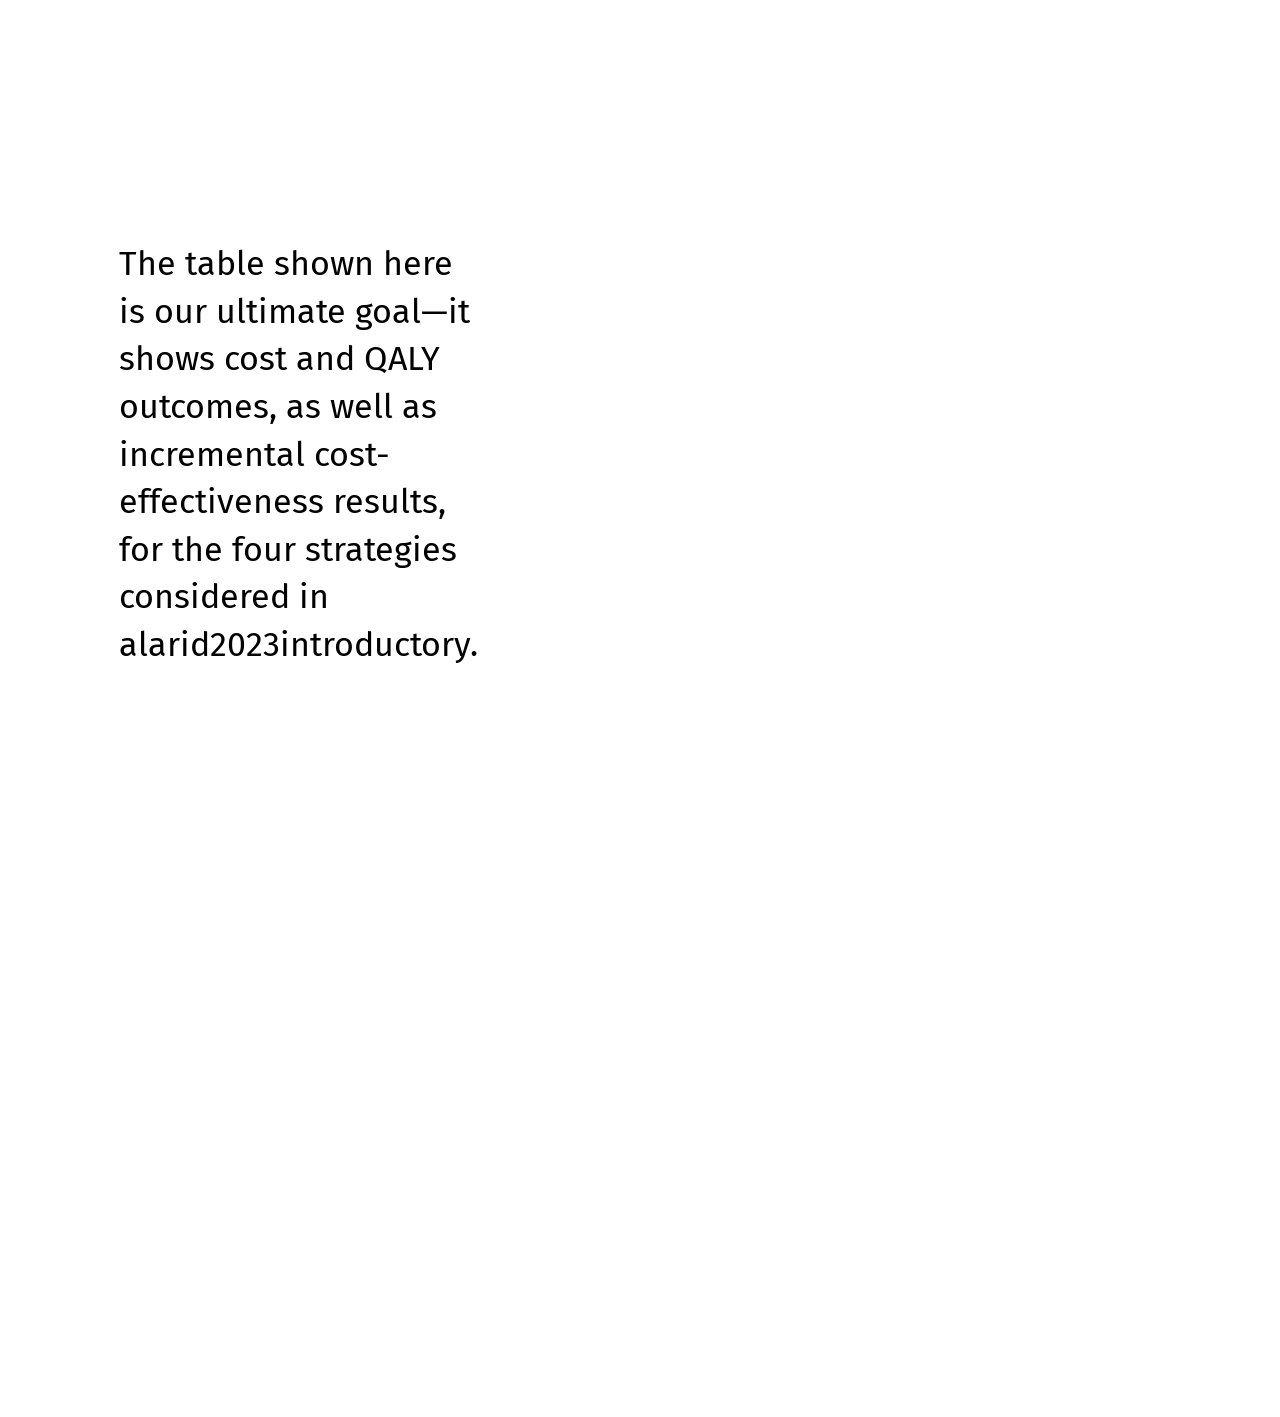
<file: content/05_oxford-des.html>
<!DOCTYPE html>
<html xmlns="http://www.w3.org/1999/xhtml" lang="en" xml:lang="en"><head>

<meta charset="utf-8">
<meta name="generator" content="quarto-1.5.57">

<meta name="viewport" content="width=device-width, initial-scale=1.0, user-scalable=yes">


<title>Part 5. Implementing Strategies and Summarising Outputs – Discrete Event Simulation for Health Economic Evaluation</title>
<style>
code{white-space: pre-wrap;}
span.smallcaps{font-variant: small-caps;}
div.columns{display: flex; gap: min(4vw, 1.5em);}
div.column{flex: auto; overflow-x: auto;}
div.hanging-indent{margin-left: 1.5em; text-indent: -1.5em;}
ul.task-list{list-style: none;}
ul.task-list li input[type="checkbox"] {
  width: 0.8em;
  margin: 0 0.8em 0.2em -1em; /* quarto-specific, see https://github.com/quarto-dev/quarto-cli/issues/4556 */ 
  vertical-align: middle;
}
/* CSS for syntax highlighting */
pre > code.sourceCode { white-space: pre; position: relative; }
pre > code.sourceCode > span { line-height: 1.25; }
pre > code.sourceCode > span:empty { height: 1.2em; }
.sourceCode { overflow: visible; }
code.sourceCode > span { color: inherit; text-decoration: inherit; }
div.sourceCode { margin: 1em 0; }
pre.sourceCode { margin: 0; }
@media screen {
div.sourceCode { overflow: auto; }
}
@media print {
pre > code.sourceCode { white-space: pre-wrap; }
pre > code.sourceCode > span { display: inline-block; text-indent: -5em; padding-left: 5em; }
}
pre.numberSource code
  { counter-reset: source-line 0; }
pre.numberSource code > span
  { position: relative; left: -4em; counter-increment: source-line; }
pre.numberSource code > span > a:first-child::before
  { content: counter(source-line);
    position: relative; left: -1em; text-align: right; vertical-align: baseline;
    border: none; display: inline-block;
    -webkit-touch-callout: none; -webkit-user-select: none;
    -khtml-user-select: none; -moz-user-select: none;
    -ms-user-select: none; user-select: none;
    padding: 0 4px; width: 4em;
  }
pre.numberSource { margin-left: 3em;  padding-left: 4px; }
div.sourceCode
  {   }
@media screen {
pre > code.sourceCode > span > a:first-child::before { text-decoration: underline; }
}
</style>


<script src="../site_libs/quarto-nav/quarto-nav.js"></script>
<script src="../site_libs/quarto-nav/headroom.min.js"></script>
<script src="../site_libs/clipboard/clipboard.min.js"></script>
<script src="../site_libs/quarto-search/autocomplete.umd.js"></script>
<script src="../site_libs/quarto-search/fuse.min.js"></script>
<script src="../site_libs/quarto-search/quarto-search.js"></script>
<meta name="quarto:offset" content="../">
<script src="../site_libs/quarto-html/quarto.js"></script>
<script src="../site_libs/quarto-html/popper.min.js"></script>
<script src="../site_libs/quarto-html/tippy.umd.min.js"></script>
<script src="../site_libs/quarto-html/anchor.min.js"></script>
<link href="../site_libs/quarto-html/tippy.css" rel="stylesheet">
<link href="../site_libs/quarto-html/quarto-syntax-highlighting.css" rel="stylesheet" id="quarto-text-highlighting-styles">
<script src="../site_libs/bootstrap/bootstrap.min.js"></script>
<link href="../site_libs/bootstrap/bootstrap-icons.css" rel="stylesheet">
<link href="../site_libs/bootstrap/bootstrap.min.css" rel="stylesheet" id="quarto-bootstrap" data-mode="light">
<script src="../site_libs/quarto-contrib/intersection-observer-polyfill-1.0.0/intersection-observer.js"></script>
<script src="../site_libs/quarto-contrib/scrollama-3.2.0/scrollama.min.js"></script>
<script src="../site_libs/quarto-contrib/closeread-0.1.0/closeread.js"></script>
<script id="quarto-search-options" type="application/json">{
  "location": "navbar",
  "copy-button": false,
  "collapse-after": 3,
  "panel-placement": "end",
  "type": "overlay",
  "limit": 50,
  "keyboard-shortcut": [
    "f",
    "/",
    "s"
  ],
  "show-item-context": false,
  "language": {
    "search-no-results-text": "No results",
    "search-matching-documents-text": "matching documents",
    "search-copy-link-title": "Copy link to search",
    "search-hide-matches-text": "Hide additional matches",
    "search-more-match-text": "more match in this document",
    "search-more-matches-text": "more matches in this document",
    "search-clear-button-title": "Clear",
    "search-text-placeholder": "",
    "search-detached-cancel-button-title": "Cancel",
    "search-submit-button-title": "Submit",
    "search-label": "Search"
  }
}</script>
<meta cr-debug-mode="false">
<meta cr-remove-header-space="false">


<link rel="stylesheet" href="_extensions/qmd-lab/closeread/closeread.css">
<link rel="stylesheet" href="des-styling.css">
</head>

<body class="nav-fixed">

<div id="quarto-search-results"></div>
  <header id="quarto-header" class="headroom fixed-top">
    <nav class="navbar navbar-expand-lg " data-bs-theme="dark">
      <div class="navbar-container container-fluid">
      <div class="navbar-brand-container mx-auto">
    <a class="navbar-brand" href="../index.html">
    <span class="navbar-title">Discrete Event Simulation for Health Economic Evaluation</span>
    </a>
  </div>
        <div class="quarto-navbar-tools tools-end">
</div>
          <div id="quarto-search" class="" title="Search"></div>
      </div> <!-- /container-fluid -->
    </nav>
</header>
<!-- content -->
<div id="quarto-content" class="quarto-container page-columns page-rows-contents page-layout-full page-navbar">
<!-- sidebar -->
<!-- margin-sidebar -->
    
<!-- main -->
<main class="content column-page" id="quarto-document-content">

<header id="title-block-header" class="quarto-title-block default">
<div class="quarto-title">
<h1 class="title">Part 5. Implementing Strategies and Summarising Outputs</h1>
</div>



<div class="quarto-title-meta column-page">

    
  
    
  </div>
  


</header>


<div class="cr-section cr-column-screen sidebar-left">
<div class="narrative-col">
<div class="trigger new-trigger" data-scale-by=".5" data-focus-on="cr-petri">
<div class="narrative">
<p>This section of the tutorial will demonstrate how to implement different treatment strategies and summarise outcomes in a DES model.</p>
</div>
</div>
<div class="trigger new-trigger" data-scale-by=".5" data-focus-on="cr-petri">
<div class="narrative">
<p>The table shown here is our ultimate goal—it shows cost and QALY outcomes, as well as incremental cost-effectiveness results, for the four strategies considered in alarid2023introductory.</p>
</div>
</div>
</div>
<div class="sticky-col">
<div class="sticky-col-stack">
<div id="cr-petri" class="sticky">
<div class="quarto-figure quarto-figure-center">
<figure class="figure">
<p><img src="images/petri-model5.png" class="img-fluid quarto-figure quarto-figure-center figure-img"></p>
</figure>
</div>
</div>
<div id="cr-run" class="sticky">
<div class="cell">
<div class="sourceCode cell-code" id="cb1"><pre class="sourceCode numberSource r number-lines code-with-copy"><code class="sourceCode r"><span id="cb1-1"><a href="#cb1-1"></a><span class="co"># Standard of Care (no treatments)</span></span>
<span id="cb1-2"><a href="#cb1-2"></a><span class="fu">set.seed</span>(<span class="dv">123</span>)</span>
<span id="cb1-3"><a href="#cb1-3"></a>run.SoC <span class="ot">&lt;-</span> <span class="fu">des_run</span>(<span class="fu">modifyList</span>(inputs, <span class="fu">list</span>(<span class="at">treatA =</span> <span class="cn">FALSE</span>, <span class="at">treatB =</span> <span class="cn">FALSE</span>)))</span>
<span id="cb1-4"><a href="#cb1-4"></a></span>
<span id="cb1-5"><a href="#cb1-5"></a><span class="co">#- Treatment A</span></span>
<span id="cb1-6"><a href="#cb1-6"></a><span class="fu">set.seed</span>(<span class="dv">123</span>)</span>
<span id="cb1-7"><a href="#cb1-7"></a>run.A <span class="ot">&lt;-</span> <span class="fu">des_run</span>(<span class="fu">modifyList</span>(inputs, <span class="fu">list</span>(<span class="at">treatA =</span> <span class="cn">TRUE</span>, <span class="at">treatB =</span> <span class="cn">FALSE</span>)))</span>
<span id="cb1-8"><a href="#cb1-8"></a>run.A <span class="sc">%&gt;%</span> <span class="fu">as_tibble</span>() <span class="sc">%&gt;%</span> <span class="fu">filter</span>(name <span class="sc">==</span> <span class="st">"patient2"</span>) <span class="sc">%&gt;%</span> <span class="fu">mutate</span>(<span class="at">foo =</span> <span class="sc">!</span><span class="fu">as.integer</span>(resource <span class="sc">==</span> <span class="st">"time_in_model"</span>)) <span class="sc">%&gt;%</span> <span class="fu">arrange</span>(foo,start_time,end_time) <span class="sc">%&gt;%</span> dplyr<span class="sc">::</span><span class="fu">select</span>(<span class="sc">-</span>foo)</span></code><button title="Copy to Clipboard" class="code-copy-button"><i class="bi"></i></button></pre></div>
<div class="cell-output cell-output-stdout">
<pre><code># A tibble: 9 × 10
  name     start_time end_time activity_time resource  replication   cost  dcost
  &lt;chr&gt;         &lt;dbl&gt;    &lt;dbl&gt;         &lt;dbl&gt; &lt;chr&gt;           &lt;int&gt;  &lt;dbl&gt;  &lt;dbl&gt;
1 patient2       0        4.49         4.49  time_in_…           1     0      0 
2 patient2       0        2.11         2.11  healthy             1  4220.  4091.
3 patient2       2.11     2.86         0.751 sick1               1  3004.  2791.
4 patient2       2.11     2.86         0.751 A                   1  9012.  8373.
5 patient2       2.86     3.11         0.251 healthy             1   501.   459.
6 patient2       3.11     3.65         0.538 sick1               1  2151.  1947.
7 patient2       3.11     4.49         1.37  A                   1 16498. 14747.
8 patient2       3.65     4.49         0.837 sick2               1 12556. 11134.
9 patient2       4.49     4.49         0     death               1     0      0 
# ℹ 2 more variables: qaly &lt;dbl&gt;, dqaly &lt;dbl&gt;</code></pre>
</div>
<div class="sourceCode cell-code" id="cb3"><pre class="sourceCode numberSource r number-lines code-with-copy"><code class="sourceCode r"><span id="cb3-1"><a href="#cb3-1"></a><span class="co">#- Treatment B</span></span>
<span id="cb3-2"><a href="#cb3-2"></a><span class="fu">set.seed</span>(<span class="dv">123</span>)</span>
<span id="cb3-3"><a href="#cb3-3"></a>run.B <span class="ot">&lt;-</span>  <span class="fu">des_run</span>(<span class="fu">modifyList</span>(inputs, <span class="fu">list</span>(<span class="at">treatA =</span> <span class="cn">FALSE</span>, <span class="at">treatB =</span> <span class="cn">TRUE</span>)))</span>
<span id="cb3-4"><a href="#cb3-4"></a></span>
<span id="cb3-5"><a href="#cb3-5"></a><span class="co"># Treatment A + B</span></span>
<span id="cb3-6"><a href="#cb3-6"></a><span class="fu">set.seed</span>(<span class="dv">123</span>)</span>
<span id="cb3-7"><a href="#cb3-7"></a>run.AB <span class="ot">&lt;-</span> <span class="fu">des_run</span>(<span class="fu">modifyList</span>(inputs, <span class="fu">list</span>(<span class="at">treatA =</span> <span class="cn">TRUE</span>, <span class="at">treatB =</span> <span class="cn">TRUE</span>)))</span></code><button title="Copy to Clipboard" class="code-copy-button"><i class="bi"></i></button></pre></div>
</div>
</div>
<div id="cr-ceatable" class="sticky">
<div class="cell">
<div class="cell-output-display">
<table class="caption-top table table-sm table-striped small">
<colgroup>
<col style="width: 8%">
<col style="width: 10%">
<col style="width: 10%">
<col style="width: 10%">
<col style="width: 10%">
<col style="width: 13%">
<col style="width: 10%">
<col style="width: 24%">
</colgroup>
<thead>
<tr class="header">
<th style="text-align: left;">method</th>
<th style="text-align: left;">Strategy</th>
<th style="text-align: right;">Cost</th>
<th style="text-align: right;">Effect</th>
<th style="text-align: right;">Inc_Cost</th>
<th style="text-align: right;">Inc_Effect</th>
<th style="text-align: right;">ICER</th>
<th style="text-align: left;">Status</th>
</tr>
</thead>
<tbody>
<tr class="odd">
<td style="text-align: left;">DES</td>
<td style="text-align: left;">SoC</td>
<td style="text-align: right;">158970.2</td>
<td style="text-align: right;">21.52921</td>
<td style="text-align: right;">NA</td>
<td style="text-align: right;">NA</td>
<td style="text-align: right;">NA</td>
<td style="text-align: left;"></td>
</tr>
<tr class="even">
<td style="text-align: left;">DES</td>
<td style="text-align: left;">A</td>
<td style="text-align: right;">292620.0</td>
<td style="text-align: right;">22.22509</td>
<td style="text-align: right;">133649.8</td>
<td style="text-align: right;">0.6958788</td>
<td style="text-align: right;">192059.0</td>
<td style="text-align: left;"></td>
</tr>
<tr class="odd">
<td style="text-align: left;">DES</td>
<td style="text-align: left;">AB</td>
<td style="text-align: right;">423064.2</td>
<td style="text-align: right;">22.85101</td>
<td style="text-align: right;">130444.2</td>
<td style="text-align: right;">0.6259175</td>
<td style="text-align: right;">208404.8</td>
<td style="text-align: left;"></td>
</tr>
<tr class="even">
<td style="text-align: left;">DES</td>
<td style="text-align: left;">B</td>
<td style="text-align: right;">290817.6</td>
<td style="text-align: right;">21.96967</td>
<td style="text-align: right;">NA</td>
<td style="text-align: right;">NA</td>
<td style="text-align: right;">NA</td>
<td style="text-align: left;">Dominatd (Extended)</td>
</tr>
</tbody>
</table>
</div>
</div>
</div>
</div>
</div>
</div>



</main> <!-- /main -->
<script id="quarto-html-after-body" type="application/javascript">
window.document.addEventListener("DOMContentLoaded", function (event) {
  const toggleBodyColorMode = (bsSheetEl) => {
    const mode = bsSheetEl.getAttribute("data-mode");
    const bodyEl = window.document.querySelector("body");
    if (mode === "dark") {
      bodyEl.classList.add("quarto-dark");
      bodyEl.classList.remove("quarto-light");
    } else {
      bodyEl.classList.add("quarto-light");
      bodyEl.classList.remove("quarto-dark");
    }
  }
  const toggleBodyColorPrimary = () => {
    const bsSheetEl = window.document.querySelector("link#quarto-bootstrap");
    if (bsSheetEl) {
      toggleBodyColorMode(bsSheetEl);
    }
  }
  toggleBodyColorPrimary();  
  const icon = "";
  const anchorJS = new window.AnchorJS();
  anchorJS.options = {
    placement: 'right',
    icon: icon
  };
  anchorJS.add('.anchored');
  const isCodeAnnotation = (el) => {
    for (const clz of el.classList) {
      if (clz.startsWith('code-annotation-')) {                     
        return true;
      }
    }
    return false;
  }
  const onCopySuccess = function(e) {
    // button target
    const button = e.trigger;
    // don't keep focus
    button.blur();
    // flash "checked"
    button.classList.add('code-copy-button-checked');
    var currentTitle = button.getAttribute("title");
    button.setAttribute("title", "Copied!");
    let tooltip;
    if (window.bootstrap) {
      button.setAttribute("data-bs-toggle", "tooltip");
      button.setAttribute("data-bs-placement", "left");
      button.setAttribute("data-bs-title", "Copied!");
      tooltip = new bootstrap.Tooltip(button, 
        { trigger: "manual", 
          customClass: "code-copy-button-tooltip",
          offset: [0, -8]});
      tooltip.show();    
    }
    setTimeout(function() {
      if (tooltip) {
        tooltip.hide();
        button.removeAttribute("data-bs-title");
        button.removeAttribute("data-bs-toggle");
        button.removeAttribute("data-bs-placement");
      }
      button.setAttribute("title", currentTitle);
      button.classList.remove('code-copy-button-checked');
    }, 1000);
    // clear code selection
    e.clearSelection();
  }
  const getTextToCopy = function(trigger) {
      const codeEl = trigger.previousElementSibling.cloneNode(true);
      for (const childEl of codeEl.children) {
        if (isCodeAnnotation(childEl)) {
          childEl.remove();
        }
      }
      return codeEl.innerText;
  }
  const clipboard = new window.ClipboardJS('.code-copy-button:not([data-in-quarto-modal])', {
    text: getTextToCopy
  });
  clipboard.on('success', onCopySuccess);
  if (window.document.getElementById('quarto-embedded-source-code-modal')) {
    // For code content inside modals, clipBoardJS needs to be initialized with a container option
    // TODO: Check when it could be a function (https://github.com/zenorocha/clipboard.js/issues/860)
    const clipboardModal = new window.ClipboardJS('.code-copy-button[data-in-quarto-modal]', {
      text: getTextToCopy,
      container: window.document.getElementById('quarto-embedded-source-code-modal')
    });
    clipboardModal.on('success', onCopySuccess);
  }
    var localhostRegex = new RegExp(/^(?:http|https):\/\/localhost\:?[0-9]*\//);
    var mailtoRegex = new RegExp(/^mailto:/);
      var filterRegex = new RegExp("https:\/\/graveja0\.github\.io\/des-workshop-2025\/");
    var isInternal = (href) => {
        return filterRegex.test(href) || localhostRegex.test(href) || mailtoRegex.test(href);
    }
    // Inspect non-navigation links and adorn them if external
 	var links = window.document.querySelectorAll('a[href]:not(.nav-link):not(.navbar-brand):not(.toc-action):not(.sidebar-link):not(.sidebar-item-toggle):not(.pagination-link):not(.no-external):not([aria-hidden]):not(.dropdown-item):not(.quarto-navigation-tool):not(.about-link)');
    for (var i=0; i<links.length; i++) {
      const link = links[i];
      if (!isInternal(link.href)) {
        // undo the damage that might have been done by quarto-nav.js in the case of
        // links that we want to consider external
        if (link.dataset.originalHref !== undefined) {
          link.href = link.dataset.originalHref;
        }
      }
    }
  function tippyHover(el, contentFn, onTriggerFn, onUntriggerFn) {
    const config = {
      allowHTML: true,
      maxWidth: 500,
      delay: 100,
      arrow: false,
      appendTo: function(el) {
          return el.parentElement;
      },
      interactive: true,
      interactiveBorder: 10,
      theme: 'quarto',
      placement: 'bottom-start',
    };
    if (contentFn) {
      config.content = contentFn;
    }
    if (onTriggerFn) {
      config.onTrigger = onTriggerFn;
    }
    if (onUntriggerFn) {
      config.onUntrigger = onUntriggerFn;
    }
    window.tippy(el, config); 
  }
  const noterefs = window.document.querySelectorAll('a[role="doc-noteref"]');
  for (var i=0; i<noterefs.length; i++) {
    const ref = noterefs[i];
    tippyHover(ref, function() {
      // use id or data attribute instead here
      let href = ref.getAttribute('data-footnote-href') || ref.getAttribute('href');
      try { href = new URL(href).hash; } catch {}
      const id = href.replace(/^#\/?/, "");
      const note = window.document.getElementById(id);
      if (note) {
        return note.innerHTML;
      } else {
        return "";
      }
    });
  }
  const xrefs = window.document.querySelectorAll('a.quarto-xref');
  const processXRef = (id, note) => {
    // Strip column container classes
    const stripColumnClz = (el) => {
      el.classList.remove("page-full", "page-columns");
      if (el.children) {
        for (const child of el.children) {
          stripColumnClz(child);
        }
      }
    }
    stripColumnClz(note)
    if (id === null || id.startsWith('sec-')) {
      // Special case sections, only their first couple elements
      const container = document.createElement("div");
      if (note.children && note.children.length > 2) {
        container.appendChild(note.children[0].cloneNode(true));
        for (let i = 1; i < note.children.length; i++) {
          const child = note.children[i];
          if (child.tagName === "P" && child.innerText === "") {
            continue;
          } else {
            container.appendChild(child.cloneNode(true));
            break;
          }
        }
        if (window.Quarto?.typesetMath) {
          window.Quarto.typesetMath(container);
        }
        return container.innerHTML
      } else {
        if (window.Quarto?.typesetMath) {
          window.Quarto.typesetMath(note);
        }
        return note.innerHTML;
      }
    } else {
      // Remove any anchor links if they are present
      const anchorLink = note.querySelector('a.anchorjs-link');
      if (anchorLink) {
        anchorLink.remove();
      }
      if (window.Quarto?.typesetMath) {
        window.Quarto.typesetMath(note);
      }
      // TODO in 1.5, we should make sure this works without a callout special case
      if (note.classList.contains("callout")) {
        return note.outerHTML;
      } else {
        return note.innerHTML;
      }
    }
  }
  for (var i=0; i<xrefs.length; i++) {
    const xref = xrefs[i];
    tippyHover(xref, undefined, function(instance) {
      instance.disable();
      let url = xref.getAttribute('href');
      let hash = undefined; 
      if (url.startsWith('#')) {
        hash = url;
      } else {
        try { hash = new URL(url).hash; } catch {}
      }
      if (hash) {
        const id = hash.replace(/^#\/?/, "");
        const note = window.document.getElementById(id);
        if (note !== null) {
          try {
            const html = processXRef(id, note.cloneNode(true));
            instance.setContent(html);
          } finally {
            instance.enable();
            instance.show();
          }
        } else {
          // See if we can fetch this
          fetch(url.split('#')[0])
          .then(res => res.text())
          .then(html => {
            const parser = new DOMParser();
            const htmlDoc = parser.parseFromString(html, "text/html");
            const note = htmlDoc.getElementById(id);
            if (note !== null) {
              const html = processXRef(id, note);
              instance.setContent(html);
            } 
          }).finally(() => {
            instance.enable();
            instance.show();
          });
        }
      } else {
        // See if we can fetch a full url (with no hash to target)
        // This is a special case and we should probably do some content thinning / targeting
        fetch(url)
        .then(res => res.text())
        .then(html => {
          const parser = new DOMParser();
          const htmlDoc = parser.parseFromString(html, "text/html");
          const note = htmlDoc.querySelector('main.content');
          if (note !== null) {
            // This should only happen for chapter cross references
            // (since there is no id in the URL)
            // remove the first header
            if (note.children.length > 0 && note.children[0].tagName === "HEADER") {
              note.children[0].remove();
            }
            const html = processXRef(null, note);
            instance.setContent(html);
          } 
        }).finally(() => {
          instance.enable();
          instance.show();
        });
      }
    }, function(instance) {
    });
  }
      let selectedAnnoteEl;
      const selectorForAnnotation = ( cell, annotation) => {
        let cellAttr = 'data-code-cell="' + cell + '"';
        let lineAttr = 'data-code-annotation="' +  annotation + '"';
        const selector = 'span[' + cellAttr + '][' + lineAttr + ']';
        return selector;
      }
      const selectCodeLines = (annoteEl) => {
        const doc = window.document;
        const targetCell = annoteEl.getAttribute("data-target-cell");
        const targetAnnotation = annoteEl.getAttribute("data-target-annotation");
        const annoteSpan = window.document.querySelector(selectorForAnnotation(targetCell, targetAnnotation));
        const lines = annoteSpan.getAttribute("data-code-lines").split(",");
        const lineIds = lines.map((line) => {
          return targetCell + "-" + line;
        })
        let top = null;
        let height = null;
        let parent = null;
        if (lineIds.length > 0) {
            //compute the position of the single el (top and bottom and make a div)
            const el = window.document.getElementById(lineIds[0]);
            top = el.offsetTop;
            height = el.offsetHeight;
            parent = el.parentElement.parentElement;
          if (lineIds.length > 1) {
            const lastEl = window.document.getElementById(lineIds[lineIds.length - 1]);
            const bottom = lastEl.offsetTop + lastEl.offsetHeight;
            height = bottom - top;
          }
          if (top !== null && height !== null && parent !== null) {
            // cook up a div (if necessary) and position it 
            let div = window.document.getElementById("code-annotation-line-highlight");
            if (div === null) {
              div = window.document.createElement("div");
              div.setAttribute("id", "code-annotation-line-highlight");
              div.style.position = 'absolute';
              parent.appendChild(div);
            }
            div.style.top = top - 2 + "px";
            div.style.height = height + 4 + "px";
            div.style.left = 0;
            let gutterDiv = window.document.getElementById("code-annotation-line-highlight-gutter");
            if (gutterDiv === null) {
              gutterDiv = window.document.createElement("div");
              gutterDiv.setAttribute("id", "code-annotation-line-highlight-gutter");
              gutterDiv.style.position = 'absolute';
              const codeCell = window.document.getElementById(targetCell);
              const gutter = codeCell.querySelector('.code-annotation-gutter');
              gutter.appendChild(gutterDiv);
            }
            gutterDiv.style.top = top - 2 + "px";
            gutterDiv.style.height = height + 4 + "px";
          }
          selectedAnnoteEl = annoteEl;
        }
      };
      const unselectCodeLines = () => {
        const elementsIds = ["code-annotation-line-highlight", "code-annotation-line-highlight-gutter"];
        elementsIds.forEach((elId) => {
          const div = window.document.getElementById(elId);
          if (div) {
            div.remove();
          }
        });
        selectedAnnoteEl = undefined;
      };
        // Handle positioning of the toggle
    window.addEventListener(
      "resize",
      throttle(() => {
        elRect = undefined;
        if (selectedAnnoteEl) {
          selectCodeLines(selectedAnnoteEl);
        }
      }, 10)
    );
    function throttle(fn, ms) {
    let throttle = false;
    let timer;
      return (...args) => {
        if(!throttle) { // first call gets through
            fn.apply(this, args);
            throttle = true;
        } else { // all the others get throttled
            if(timer) clearTimeout(timer); // cancel #2
            timer = setTimeout(() => {
              fn.apply(this, args);
              timer = throttle = false;
            }, ms);
        }
      };
    }
      // Attach click handler to the DT
      const annoteDls = window.document.querySelectorAll('dt[data-target-cell]');
      for (const annoteDlNode of annoteDls) {
        annoteDlNode.addEventListener('click', (event) => {
          const clickedEl = event.target;
          if (clickedEl !== selectedAnnoteEl) {
            unselectCodeLines();
            const activeEl = window.document.querySelector('dt[data-target-cell].code-annotation-active');
            if (activeEl) {
              activeEl.classList.remove('code-annotation-active');
            }
            selectCodeLines(clickedEl);
            clickedEl.classList.add('code-annotation-active');
          } else {
            // Unselect the line
            unselectCodeLines();
            clickedEl.classList.remove('code-annotation-active');
          }
        });
      }
  const findCites = (el) => {
    const parentEl = el.parentElement;
    if (parentEl) {
      const cites = parentEl.dataset.cites;
      if (cites) {
        return {
          el,
          cites: cites.split(' ')
        };
      } else {
        return findCites(el.parentElement)
      }
    } else {
      return undefined;
    }
  };
  var bibliorefs = window.document.querySelectorAll('a[role="doc-biblioref"]');
  for (var i=0; i<bibliorefs.length; i++) {
    const ref = bibliorefs[i];
    const citeInfo = findCites(ref);
    if (citeInfo) {
      tippyHover(citeInfo.el, function() {
        var popup = window.document.createElement('div');
        citeInfo.cites.forEach(function(cite) {
          var citeDiv = window.document.createElement('div');
          citeDiv.classList.add('hanging-indent');
          citeDiv.classList.add('csl-entry');
          var biblioDiv = window.document.getElementById('ref-' + cite);
          if (biblioDiv) {
            citeDiv.innerHTML = biblioDiv.innerHTML;
          }
          popup.appendChild(citeDiv);
        });
        return popup.innerHTML;
      });
    }
  }
});
</script>
</div> <!-- /content -->




</body></html>
</file>
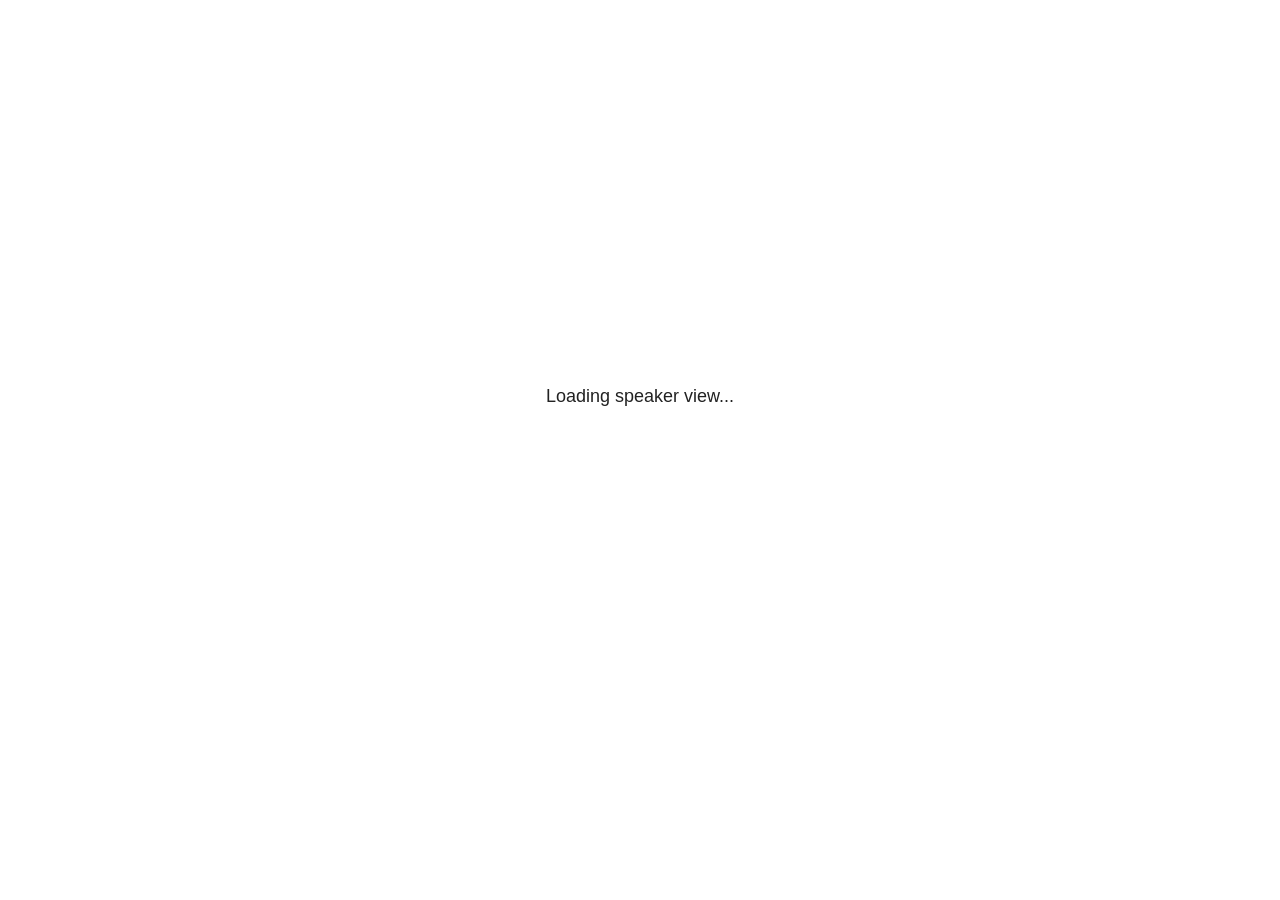
<file: site_libs/revealjs/plugin/notes/speaker-view.html>
<!--
	NOTE: You need to build the notes plugin after making changes to this file.
-->
<html lang="en">
	<head>
		<meta charset="utf-8">

		<title>reveal.js - Speaker View</title>

		<style>
			body {
				font-family: Helvetica;
				font-size: 18px;
			}

			#current-slide,
			#upcoming-slide,
			#speaker-controls {
				padding: 6px;
				box-sizing: border-box;
				-moz-box-sizing: border-box;
			}

			#current-slide iframe,
			#upcoming-slide iframe {
				width: 100%;
				height: 100%;
				border: 1px solid #ddd;
			}

			#current-slide .label,
			#upcoming-slide .label {
				position: absolute;
				top: 10px;
				left: 10px;
				z-index: 2;
			}

			#connection-status {
				position: absolute;
				top: 0;
				left: 0;
				width: 100%;
				height: 100%;
				z-index: 20;
				padding: 30% 20% 20% 20%;
				font-size: 18px;
				color: #222;
				background: #fff;
				text-align: center;
				box-sizing: border-box;
				line-height: 1.4;
			}

			.overlay-element {
				height: 34px;
				line-height: 34px;
				padding: 0 10px;
				text-shadow: none;
				background: rgba( 220, 220, 220, 0.8 );
				color: #222;
				font-size: 14px;
			}

			.overlay-element.interactive:hover {
				background: rgba( 220, 220, 220, 1 );
			}

			#current-slide {
				position: absolute;
				width: 60%;
				height: 100%;
				top: 0;
				left: 0;
				padding-right: 0;
			}

			#upcoming-slide {
				position: absolute;
				width: 40%;
				height: 40%;
				right: 0;
				top: 0;
			}

			/* Speaker controls */
			#speaker-controls {
				position: absolute;
				top: 40%;
				right: 0;
				width: 40%;
				height: 60%;
				overflow: auto;
				font-size: 18px;
			}

				.speaker-controls-time.hidden,
				.speaker-controls-notes.hidden {
					display: none;
				}

				.speaker-controls-time .label,
				.speaker-controls-pace .label,
				.speaker-controls-notes .label {
					text-transform: uppercase;
					font-weight: normal;
					font-size: 0.66em;
					color: #666;
					margin: 0;
				}

				.speaker-controls-time, .speaker-controls-pace {
					border-bottom: 1px solid rgba( 200, 200, 200, 0.5 );
					margin-bottom: 10px;
					padding: 10px 16px;
					padding-bottom: 20px;
					cursor: pointer;
				}

				.speaker-controls-time .reset-button {
					opacity: 0;
					float: right;
					color: #666;
					text-decoration: none;
				}
				.speaker-controls-time:hover .reset-button {
					opacity: 1;
				}

				.speaker-controls-time .timer,
				.speaker-controls-time .clock {
					width: 50%;
				}

				.speaker-controls-time .timer,
				.speaker-controls-time .clock,
				.speaker-controls-time .pacing .hours-value,
				.speaker-controls-time .pacing .minutes-value,
				.speaker-controls-time .pacing .seconds-value {
					font-size: 1.9em;
				}

				.speaker-controls-time .timer {
					float: left;
				}

				.speaker-controls-time .clock {
					float: right;
					text-align: right;
				}

				.speaker-controls-time span.mute {
					opacity: 0.3;
				}

				.speaker-controls-time .pacing-title {
					margin-top: 5px;
				}

				.speaker-controls-time .pacing.ahead {
					color: blue;
				}

				.speaker-controls-time .pacing.on-track {
					color: green;
				}

				.speaker-controls-time .pacing.behind {
					color: red;
				}

				.speaker-controls-notes {
					padding: 10px 16px;
				}

				.speaker-controls-notes .value {
					margin-top: 5px;
					line-height: 1.4;
					font-size: 1.2em;
				}

			/* Layout selector */
			#speaker-layout {
				position: absolute;
				top: 10px;
				right: 10px;
				color: #222;
				z-index: 10;
			}
				#speaker-layout select {
					position: absolute;
					width: 100%;
					height: 100%;
					top: 0;
					left: 0;
					border: 0;
					box-shadow: 0;
					cursor: pointer;
					opacity: 0;

					font-size: 1em;
					background-color: transparent;

					-moz-appearance: none;
					-webkit-appearance: none;
					-webkit-tap-highlight-color: rgba(0, 0, 0, 0);
				}

				#speaker-layout select:focus {
					outline: none;
					box-shadow: none;
				}

			.clear {
				clear: both;
			}

			/* Speaker layout: Wide */
			body[data-speaker-layout="wide"] #current-slide,
			body[data-speaker-layout="wide"] #upcoming-slide {
				width: 50%;
				height: 45%;
				padding: 6px;
			}

			body[data-speaker-layout="wide"] #current-slide {
				top: 0;
				left: 0;
			}

			body[data-speaker-layout="wide"] #upcoming-slide {
				top: 0;
				left: 50%;
			}

			body[data-speaker-layout="wide"] #speaker-controls {
				top: 45%;
				left: 0;
				width: 100%;
				height: 50%;
				font-size: 1.25em;
			}

			/* Speaker layout: Tall */
			body[data-speaker-layout="tall"] #current-slide,
			body[data-speaker-layout="tall"] #upcoming-slide {
				width: 45%;
				height: 50%;
				padding: 6px;
			}

			body[data-speaker-layout="tall"] #current-slide {
				top: 0;
				left: 0;
			}

			body[data-speaker-layout="tall"] #upcoming-slide {
				top: 50%;
				left: 0;
			}

			body[data-speaker-layout="tall"] #speaker-controls {
				padding-top: 40px;
				top: 0;
				left: 45%;
				width: 55%;
				height: 100%;
				font-size: 1.25em;
			}

			/* Speaker layout: Notes only */
			body[data-speaker-layout="notes-only"] #current-slide,
			body[data-speaker-layout="notes-only"] #upcoming-slide {
				display: none;
			}

			body[data-speaker-layout="notes-only"] #speaker-controls {
				padding-top: 40px;
				top: 0;
				left: 0;
				width: 100%;
				height: 100%;
				font-size: 1.25em;
			}

			@media screen and (max-width: 1080px) {
				body[data-speaker-layout="default"] #speaker-controls {
					font-size: 16px;
				}
			}

			@media screen and (max-width: 900px) {
				body[data-speaker-layout="default"] #speaker-controls {
					font-size: 14px;
				}
			}

			@media screen and (max-width: 800px) {
				body[data-speaker-layout="default"] #speaker-controls {
					font-size: 12px;
				}
			}

		</style>
	</head>

	<body>

		<div id="connection-status">Loading speaker view...</div>

		<div id="current-slide"></div>
		<div id="upcoming-slide"><span class="overlay-element label">Upcoming</span></div>
		<div id="speaker-controls">
			<div class="speaker-controls-time">
				<h4 class="label">Time <span class="reset-button">Click to Reset</span></h4>
				<div class="clock">
					<span class="clock-value">0:00 AM</span>
				</div>
				<div class="timer">
					<span class="hours-value">00</span><span class="minutes-value">:00</span><span class="seconds-value">:00</span>
				</div>
				<div class="clear"></div>

				<h4 class="label pacing-title" style="display: none">Pacing – Time to finish current slide</h4>
				<div class="pacing" style="display: none">
					<span class="hours-value">00</span><span class="minutes-value">:00</span><span class="seconds-value">:00</span>
				</div>
			</div>

			<div class="speaker-controls-notes hidden">
				<h4 class="label">Notes</h4>
				<div class="value"></div>
			</div>
		</div>
		<div id="speaker-layout" class="overlay-element interactive">
			<span class="speaker-layout-label"></span>
			<select class="speaker-layout-dropdown"></select>
		</div>

		<script>

			(function() {

				var notes,
					notesValue,
					currentState,
					currentSlide,
					upcomingSlide,
					layoutLabel,
					layoutDropdown,
					pendingCalls = {},
					lastRevealApiCallId = 0,
					connected = false,
					whitelistedWindows = [window.opener];

				var SPEAKER_LAYOUTS = {
					'default': 'Default',
					'wide': 'Wide',
					'tall': 'Tall',
					'notes-only': 'Notes only'
				};

				setupLayout();

				var connectionStatus = document.querySelector( '#connection-status' );
				var connectionTimeout = setTimeout( function() {
					connectionStatus.innerHTML = 'Error connecting to main window.<br>Please try closing and reopening the speaker view.';
				}, 5000 );
;
				window.addEventListener( 'message', function( event ) {

					// Validate the origin of this message to prevent XSS
					if( window.location.origin !== event.origin && whitelistedWindows.indexOf( event.source ) === -1 ) {
						return;
					}

					clearTimeout( connectionTimeout );
					connectionStatus.style.display = 'none';

					var data = JSON.parse( event.data );

					// The overview mode is only useful to the reveal.js instance
					// where navigation occurs so we don't sync it
					if( data.state ) delete data.state.overview;

					// Messages sent by the notes plugin inside of the main window
					if( data && data.namespace === 'reveal-notes' ) {
						if( data.type === 'connect' ) {
							handleConnectMessage( data );
						}
						else if( data.type === 'state' ) {
							handleStateMessage( data );
						}
						else if( data.type === 'return' ) {
							pendingCalls[data.callId](data.result);
							delete pendingCalls[data.callId];
						}
					}
					// Messages sent by the reveal.js inside of the current slide preview
					else if( data && data.namespace === 'reveal' ) {
						if( /ready/.test( data.eventName ) ) {
							// Send a message back to notify that the handshake is complete
							window.opener.postMessage( JSON.stringify({ namespace: 'reveal-notes', type: 'connected'} ), '*' );
						}
						else if( /slidechanged|fragmentshown|fragmenthidden|paused|resumed/.test( data.eventName ) && currentState !== JSON.stringify( data.state ) ) {

							dispatchStateToMainWindow( data.state );

						}
					}

				} );

				/**
				 * Updates the presentation in the main window to match the state
				 * of the presentation in the notes window.
				 */
				const dispatchStateToMainWindow = debounce(( state ) => {
					window.opener.postMessage( JSON.stringify({ method: 'setState', args: [ state ]} ), '*' );
				}, 500);

				/**
				 * Asynchronously calls the Reveal.js API of the main frame.
				 */
				function callRevealApi( methodName, methodArguments, callback ) {

					var callId = ++lastRevealApiCallId;
					pendingCalls[callId] = callback;
					window.opener.postMessage( JSON.stringify( {
						namespace: 'reveal-notes',
						type: 'call',
						callId: callId,
						methodName: methodName,
						arguments: methodArguments
					} ), '*' );

				}

				/**
				 * Called when the main window is trying to establish a
				 * connection.
				 */
				function handleConnectMessage( data ) {

					if( connected === false ) {
						connected = true;

						setupIframes( data );
						setupKeyboard();
						setupNotes();
						setupTimer();
						setupHeartbeat();
					}

				}

				/**
				 * Called when the main window sends an updated state.
				 */
				function handleStateMessage( data ) {

					// Store the most recently set state to avoid circular loops
					// applying the same state
					currentState = JSON.stringify( data.state );

					// No need for updating the notes in case of fragment changes
					if ( data.notes ) {
						notes.classList.remove( 'hidden' );
						notesValue.style.whiteSpace = data.whitespace;
						if( data.markdown ) {
							notesValue.innerHTML = marked( data.notes );
						}
						else {
							notesValue.innerHTML = data.notes;
						}
					}
					else {
						notes.classList.add( 'hidden' );
					}

					// Update the note slides
					currentSlide.contentWindow.postMessage( JSON.stringify({ method: 'setState', args: [ data.state ] }), '*' );
					upcomingSlide.contentWindow.postMessage( JSON.stringify({ method: 'setState', args: [ data.state ] }), '*' );
					upcomingSlide.contentWindow.postMessage( JSON.stringify({ method: 'next' }), '*' );

				}

				// Limit to max one state update per X ms
				handleStateMessage = debounce( handleStateMessage, 200 );

				/**
				 * Forward keyboard events to the current slide window.
				 * This enables keyboard events to work even if focus
				 * isn't set on the current slide iframe.
				 *
				 * Block F5 default handling, it reloads and disconnects
				 * the speaker notes window.
				 */
				function setupKeyboard() {

					document.addEventListener( 'keydown', function( event ) {
						if( event.keyCode === 116 || ( event.metaKey && event.keyCode === 82 ) ) {
							event.preventDefault();
							return false;
						}
						currentSlide.contentWindow.postMessage( JSON.stringify({ method: 'triggerKey', args: [ event.keyCode ] }), '*' );
					} );

				}

				/**
				 * Creates the preview iframes.
				 */
				function setupIframes( data ) {

					var params = [
						'receiver',
						'progress=false',
						'history=false',
						'transition=none',
						'autoSlide=0',
						'backgroundTransition=none'
					].join( '&' );

					var urlSeparator = /\?/.test(data.url) ? '&' : '?';
					var hash = '#/' + data.state.indexh + '/' + data.state.indexv;
					var currentURL = data.url + urlSeparator + params + '&postMessageEvents=true' + hash;
					var upcomingURL = data.url + urlSeparator + params + '&controls=false' + hash;

					currentSlide = document.createElement( 'iframe' );
					currentSlide.setAttribute( 'width', 1280 );
					currentSlide.setAttribute( 'height', 1024 );
					currentSlide.setAttribute( 'src', currentURL );
					document.querySelector( '#current-slide' ).appendChild( currentSlide );

					upcomingSlide = document.createElement( 'iframe' );
					upcomingSlide.setAttribute( 'width', 640 );
					upcomingSlide.setAttribute( 'height', 512 );
					upcomingSlide.setAttribute( 'src', upcomingURL );
					document.querySelector( '#upcoming-slide' ).appendChild( upcomingSlide );

					whitelistedWindows.push( currentSlide.contentWindow, upcomingSlide.contentWindow );

				}

				/**
				 * Setup the notes UI.
				 */
				function setupNotes() {

					notes = document.querySelector( '.speaker-controls-notes' );
					notesValue = document.querySelector( '.speaker-controls-notes .value' );

				}

				/**
				 * We send out a heartbeat at all times to ensure we can
				 * reconnect with the main presentation window after reloads.
				 */
				function setupHeartbeat() {

					setInterval( () => {
						window.opener.postMessage( JSON.stringify({ namespace: 'reveal-notes', type: 'heartbeat'} ), '*' );
					}, 1000 );

				}

				function getTimings( callback ) {

					callRevealApi( 'getSlidesAttributes', [], function ( slideAttributes ) {
						callRevealApi( 'getConfig', [], function ( config ) {
							var totalTime = config.totalTime;
							var minTimePerSlide = config.minimumTimePerSlide || 0;
							var defaultTiming = config.defaultTiming;
							if ((defaultTiming == null) && (totalTime == null)) {
								callback(null);
								return;
							}
							// Setting totalTime overrides defaultTiming
							if (totalTime) {
								defaultTiming = 0;
							}
							var timings = [];
							for ( var i in slideAttributes ) {
								var slide = slideAttributes[ i ];
								var timing = defaultTiming;
								if( slide.hasOwnProperty( 'data-timing' )) {
									var t = slide[ 'data-timing' ];
									timing = parseInt(t);
									if( isNaN(timing) ) {
										console.warn("Could not parse timing '" + t + "' of slide " + i + "; using default of " + defaultTiming);
										timing = defaultTiming;
									}
								}
								timings.push(timing);
							}
							if ( totalTime ) {
								// After we've allocated time to individual slides, we summarize it and
								// subtract it from the total time
								var remainingTime = totalTime - timings.reduce( function(a, b) { return a + b; }, 0 );
								// The remaining time is divided by the number of slides that have 0 seconds
								// allocated at the moment, giving the average time-per-slide on the remaining slides
								var remainingSlides = (timings.filter( function(x) { return x == 0 }) ).length
								var timePerSlide = Math.round( remainingTime / remainingSlides, 0 )
								// And now we replace every zero-value timing with that average
								timings = timings.map( function(x) { return (x==0 ? timePerSlide : x) } );
							}
							var slidesUnderMinimum = timings.filter( function(x) { return (x < minTimePerSlide) } ).length
							if ( slidesUnderMinimum ) {
								message = "The pacing time for " + slidesUnderMinimum + " slide(s) is under the configured minimum of " + minTimePerSlide + " seconds. Check the data-timing attribute on individual slides, or consider increasing the totalTime or minimumTimePerSlide configuration options (or removing some slides).";
								alert(message);
							}
							callback( timings );
						} );
					} );

				}

				/**
				 * Return the number of seconds allocated for presenting
				 * all slides up to and including this one.
				 */
				function getTimeAllocated( timings, callback ) {

					callRevealApi( 'getSlidePastCount', [], function ( currentSlide ) {
						var allocated = 0;
						for (var i in timings.slice(0, currentSlide + 1)) {
							allocated += timings[i];
						}
						callback( allocated );
					} );

				}

				/**
				 * Create the timer and clock and start updating them
				 * at an interval.
				 */
				function setupTimer() {

					var start = new Date(),
					timeEl = document.querySelector( '.speaker-controls-time' ),
					clockEl = timeEl.querySelector( '.clock-value' ),
					hoursEl = timeEl.querySelector( '.hours-value' ),
					minutesEl = timeEl.querySelector( '.minutes-value' ),
					secondsEl = timeEl.querySelector( '.seconds-value' ),
					pacingTitleEl = timeEl.querySelector( '.pacing-title' ),
					pacingEl = timeEl.querySelector( '.pacing' ),
					pacingHoursEl = pacingEl.querySelector( '.hours-value' ),
					pacingMinutesEl = pacingEl.querySelector( '.minutes-value' ),
					pacingSecondsEl = pacingEl.querySelector( '.seconds-value' );

					var timings = null;
					getTimings( function ( _timings ) {

						timings = _timings;
						if (_timings !== null) {
							pacingTitleEl.style.removeProperty('display');
							pacingEl.style.removeProperty('display');
						}

						// Update once directly
						_updateTimer();

						// Then update every second
						setInterval( _updateTimer, 1000 );

					} );


					function _resetTimer() {

						if (timings == null) {
							start = new Date();
							_updateTimer();
						}
						else {
							// Reset timer to beginning of current slide
							getTimeAllocated( timings, function ( slideEndTimingSeconds ) {
								var slideEndTiming = slideEndTimingSeconds * 1000;
								callRevealApi( 'getSlidePastCount', [], function ( currentSlide ) {
									var currentSlideTiming = timings[currentSlide] * 1000;
									var previousSlidesTiming = slideEndTiming - currentSlideTiming;
									var now = new Date();
									start = new Date(now.getTime() - previousSlidesTiming);
									_updateTimer();
								} );
							} );
						}

					}

					timeEl.addEventListener( 'click', function() {
						_resetTimer();
						return false;
					} );

					function _displayTime( hrEl, minEl, secEl, time) {

						var sign = Math.sign(time) == -1 ? "-" : "";
						time = Math.abs(Math.round(time / 1000));
						var seconds = time % 60;
						var minutes = Math.floor( time / 60 ) % 60 ;
						var hours = Math.floor( time / ( 60 * 60 )) ;
						hrEl.innerHTML = sign + zeroPadInteger( hours );
						if (hours == 0) {
							hrEl.classList.add( 'mute' );
						}
						else {
							hrEl.classList.remove( 'mute' );
						}
						minEl.innerHTML = ':' + zeroPadInteger( minutes );
						if (hours == 0 && minutes == 0) {
							minEl.classList.add( 'mute' );
						}
						else {
							minEl.classList.remove( 'mute' );
						}
						secEl.innerHTML = ':' + zeroPadInteger( seconds );
					}

					function _updateTimer() {

						var diff, hours, minutes, seconds,
						now = new Date();

						diff = now.getTime() - start.getTime();

						clockEl.innerHTML = now.toLocaleTimeString( 'en-US', { hour12: true, hour: '2-digit', minute:'2-digit' } );
						_displayTime( hoursEl, minutesEl, secondsEl, diff );
						if (timings !== null) {
							_updatePacing(diff);
						}

					}

					function _updatePacing(diff) {

						getTimeAllocated( timings, function ( slideEndTimingSeconds ) {
							var slideEndTiming = slideEndTimingSeconds * 1000;

							callRevealApi( 'getSlidePastCount', [], function ( currentSlide ) {
								var currentSlideTiming = timings[currentSlide] * 1000;
								var timeLeftCurrentSlide = slideEndTiming - diff;
								if (timeLeftCurrentSlide < 0) {
									pacingEl.className = 'pacing behind';
								}
								else if (timeLeftCurrentSlide < currentSlideTiming) {
									pacingEl.className = 'pacing on-track';
								}
								else {
									pacingEl.className = 'pacing ahead';
								}
								_displayTime( pacingHoursEl, pacingMinutesEl, pacingSecondsEl, timeLeftCurrentSlide );
							} );
						} );
					}

				}

				/**
				 * Sets up the speaker view layout and layout selector.
				 */
				function setupLayout() {

					layoutDropdown = document.querySelector( '.speaker-layout-dropdown' );
					layoutLabel = document.querySelector( '.speaker-layout-label' );

					// Render the list of available layouts
					for( var id in SPEAKER_LAYOUTS ) {
						var option = document.createElement( 'option' );
						option.setAttribute( 'value', id );
						option.textContent = SPEAKER_LAYOUTS[ id ];
						layoutDropdown.appendChild( option );
					}

					// Monitor the dropdown for changes
					layoutDropdown.addEventListener( 'change', function( event ) {

						setLayout( layoutDropdown.value );

					}, false );

					// Restore any currently persisted layout
					setLayout( getLayout() );

				}

				/**
				 * Sets a new speaker view layout. The layout is persisted
				 * in local storage.
				 */
				function setLayout( value ) {

					var title = SPEAKER_LAYOUTS[ value ];

					layoutLabel.innerHTML = 'Layout' + ( title ? ( ': ' + title ) : '' );
					layoutDropdown.value = value;

					document.body.setAttribute( 'data-speaker-layout', value );

					// Persist locally
					if( supportsLocalStorage() ) {
						window.localStorage.setItem( 'reveal-speaker-layout', value );
					}

				}

				/**
				 * Returns the ID of the most recently set speaker layout
				 * or our default layout if none has been set.
				 */
				function getLayout() {

					if( supportsLocalStorage() ) {
						var layout = window.localStorage.getItem( 'reveal-speaker-layout' );
						if( layout ) {
							return layout;
						}
					}

					// Default to the first record in the layouts hash
					for( var id in SPEAKER_LAYOUTS ) {
						return id;
					}

				}

				function supportsLocalStorage() {

					try {
						localStorage.setItem('test', 'test');
						localStorage.removeItem('test');
						return true;
					}
					catch( e ) {
						return false;
					}

				}

				function zeroPadInteger( num ) {

					var str = '00' + parseInt( num );
					return str.substring( str.length - 2 );

				}

				/**
				 * Limits the frequency at which a function can be called.
				 */
				function debounce( fn, ms ) {

					var lastTime = 0,
						timeout;

					return function() {

						var args = arguments;
						var context = this;

						clearTimeout( timeout );

						var timeSinceLastCall = Date.now() - lastTime;
						if( timeSinceLastCall > ms ) {
							fn.apply( context, args );
							lastTime = Date.now();
						}
						else {
							timeout = setTimeout( function() {
								fn.apply( context, args );
								lastTime = Date.now();
							}, ms - timeSinceLastCall );
						}

					}

				}

			})();

		</script>
	</body>
</html>
</file>
<file: site_libs/quarto-html/tippy.css>
.tippy-box[data-animation=fade][data-state=hidden]{opacity:0}[data-tippy-root]{max-width:calc(100vw - 10px)}.tippy-box{position:relative;background-color:#333;color:#fff;border-radius:4px;font-size:14px;line-height:1.4;white-space:normal;outline:0;transition-property:transform,visibility,opacity}.tippy-box[data-placement^=top]>.tippy-arrow{bottom:0}.tippy-box[data-placement^=top]>.tippy-arrow:before{bottom:-7px;left:0;border-width:8px 8px 0;border-top-color:initial;transform-origin:center top}.tippy-box[data-placement^=bottom]>.tippy-arrow{top:0}.tippy-box[data-placement^=bottom]>.tippy-arrow:before{top:-7px;left:0;border-width:0 8px 8px;border-bottom-color:initial;transform-origin:center bottom}.tippy-box[data-placement^=left]>.tippy-arrow{right:0}.tippy-box[data-placement^=left]>.tippy-arrow:before{border-width:8px 0 8px 8px;border-left-color:initial;right:-7px;transform-origin:center left}.tippy-box[data-placement^=right]>.tippy-arrow{left:0}.tippy-box[data-placement^=right]>.tippy-arrow:before{left:-7px;border-width:8px 8px 8px 0;border-right-color:initial;transform-origin:center right}.tippy-box[data-inertia][data-state=visible]{transition-timing-function:cubic-bezier(.54,1.5,.38,1.11)}.tippy-arrow{width:16px;height:16px;color:#333}.tippy-arrow:before{content:"";position:absolute;border-color:transparent;border-style:solid}.tippy-content{position:relative;padding:5px 9px;z-index:1}
</file>
<file: site_libs/quarto-html/quarto-syntax-highlighting.css>
/* quarto syntax highlight colors */
:root {
  --quarto-hl-ot-color: #003B4F;
  --quarto-hl-at-color: #657422;
  --quarto-hl-ss-color: #20794D;
  --quarto-hl-an-color: #5E5E5E;
  --quarto-hl-fu-color: #4758AB;
  --quarto-hl-st-color: #20794D;
  --quarto-hl-cf-color: #003B4F;
  --quarto-hl-op-color: #5E5E5E;
  --quarto-hl-er-color: #AD0000;
  --quarto-hl-bn-color: #AD0000;
  --quarto-hl-al-color: #AD0000;
  --quarto-hl-va-color: #111111;
  --quarto-hl-bu-color: inherit;
  --quarto-hl-ex-color: inherit;
  --quarto-hl-pp-color: #AD0000;
  --quarto-hl-in-color: #5E5E5E;
  --quarto-hl-vs-color: #20794D;
  --quarto-hl-wa-color: #5E5E5E;
  --quarto-hl-do-color: #5E5E5E;
  --quarto-hl-im-color: #00769E;
  --quarto-hl-ch-color: #20794D;
  --quarto-hl-dt-color: #AD0000;
  --quarto-hl-fl-color: #AD0000;
  --quarto-hl-co-color: #5E5E5E;
  --quarto-hl-cv-color: #5E5E5E;
  --quarto-hl-cn-color: #8f5902;
  --quarto-hl-sc-color: #5E5E5E;
  --quarto-hl-dv-color: #AD0000;
  --quarto-hl-kw-color: #003B4F;
}

/* other quarto variables */
:root {
  --quarto-font-monospace: SFMono-Regular, Menlo, Monaco, Consolas, "Liberation Mono", "Courier New", monospace;
}

pre > code.sourceCode > span {
  color: #003B4F;
}

code span {
  color: #003B4F;
}

code.sourceCode > span {
  color: #003B4F;
}

div.sourceCode,
div.sourceCode pre.sourceCode {
  color: #003B4F;
}

code span.ot {
  color: #003B4F;
  font-style: inherit;
}

code span.at {
  color: #657422;
  font-style: inherit;
}

code span.ss {
  color: #20794D;
  font-style: inherit;
}

code span.an {
  color: #5E5E5E;
  font-style: inherit;
}

code span.fu {
  color: #4758AB;
  font-style: inherit;
}

code span.st {
  color: #20794D;
  font-style: inherit;
}

code span.cf {
  color: #003B4F;
  font-weight: bold;
  font-style: inherit;
}

code span.op {
  color: #5E5E5E;
  font-style: inherit;
}

code span.er {
  color: #AD0000;
  font-style: inherit;
}

code span.bn {
  color: #AD0000;
  font-style: inherit;
}

code span.al {
  color: #AD0000;
  font-style: inherit;
}

code span.va {
  color: #111111;
  font-style: inherit;
}

code span.bu {
  font-style: inherit;
}

code span.ex {
  font-style: inherit;
}

code span.pp {
  color: #AD0000;
  font-style: inherit;
}

code span.in {
  color: #5E5E5E;
  font-style: inherit;
}

code span.vs {
  color: #20794D;
  font-style: inherit;
}

code span.wa {
  color: #5E5E5E;
  font-style: italic;
}

code span.do {
  color: #5E5E5E;
  font-style: italic;
}

code span.im {
  color: #00769E;
  font-style: inherit;
}

code span.ch {
  color: #20794D;
  font-style: inherit;
}

code span.dt {
  color: #AD0000;
  font-style: inherit;
}

code span.fl {
  color: #AD0000;
  font-style: inherit;
}

code span.co {
  color: #5E5E5E;
  font-style: inherit;
}

code span.cv {
  color: #5E5E5E;
  font-style: italic;
}

code span.cn {
  color: #8f5902;
  font-style: inherit;
}

code span.sc {
  color: #5E5E5E;
  font-style: inherit;
}

code span.dv {
  color: #AD0000;
  font-style: inherit;
}

code span.kw {
  color: #003B4F;
  font-weight: bold;
  font-style: inherit;
}

.prevent-inlining {
  content: "</";
}

/*# sourceMappingURL=debc5d5d77c3f9108843748ff7464032.css.map */
</file>
<file: content/_extensions/qmd-lab/closeread/closeread.css>
/*-- scss:defaults --*/
/*-- scss:rules --*/
/* global layout styles */
/* helpful for docs with no header space
.cr-section .narrative-col > *:first-child {
  padding-block-start: 10svh !important;
}
*/
.cr-section {
  display: grid;
  grid-template-rows: 1fr;
  background-color: var(--cr-section-background-color);
}
.cr-section.cr-column-screen {
  grid-column: screen-start/screen-end !important;
  z-index: 998;
  opacity: 0.999;
}
.cr-section .narrative-col {
  grid-row: 1;
  font-family: var(--cr-narrative-font-family);
  font-size: var(--cr-narrative-font-size);
}
.cr-section .narrative-col .trigger {
  padding-block: 45svh;
  padding-inline: 24px;
}
.cr-section .narrative-col .trigger .narrative {
  padding: 0.7em 0.75em;
}
.cr-section .narrative-col .trigger .narrative > p {
  margin-bottom: 0;
}
.cr-section .narrative-col .trigger:has(.cr-spacer) {
  visibility: hidden;
  padding-block: 0;
}
.cr-section .sticky-col {
  grid-row: 1;
}
.cr-section .sticky-col .sticky-col-stack {
  display: grid;
  height: 100dvh;
  position: sticky;
  overflow: hidden;
  top: 0;
}
.cr-section .sticky-col .sticky-col-stack .sticky {
  grid-area: 1/1;
  margin: auto;
  opacity: 0;
  transition: opacity linear 0.5s, color 0.7s linear, transform 1s ease-in-out, transform-origin 1s ease-in-out;
}
.cr-section .sticky-col .sticky-col-stack .sticky:has(.line-block) {
  font-family: var(--cr-poem-font-family);
  transition: transform 0.8s ease-in-out;
}
.cr-section .sticky-col .sticky-col-stack .sticky:has(.line-block) {
  font-family: var(--cr-poem-font-family);
  transition: transform 0.8s ease-in-out, font-size 0.8s ease-in-out;
}
.cr-section .sticky-col .sticky-col-stack div.sourceCode {
  background-color: rgb(233, 236, 239);
}
.cr-section .sticky-col .sticky-col-stack .cr-active {
  opacity: 1;
}
.cr-section .sticky-col .sticky-col-stack .cr-active.cr-hl-within .sourceCode span[id^=cb] {
  opacity: 0.3;
  transition: opacity linear 0.3s;
}
.cr-section .sticky-col .sticky-col-stack .cr-active.cr-hl-within .sourceCode span[id^=cb].cr-hl {
  opacity: 1;
  transition: opacity linear 0.3s;
}
.cr-section .sticky-col .sticky-col-stack .cr-active.cr-hl-within div.line-block span[id^=lb] {
  color: rgba(0, 0, 0, 0.4);
  transition: color 0.7s linear;
}
.cr-section .sticky-col .sticky-col-stack .cr-active.cr-hl-within div.line-block span[id^=lb].cr-hl {
  color: rgb(0, 0, 0);
  transition: color 0.7s linear;
}
.cr-section .sticky-col .sticky-col-stack .cr-active.cr-hl-within div.line-block span[id^=lb] span.cr-hl {
  color: rgb(0, 0, 0);
  transition: color 0.7s linear;
}

/* mobile sizing (bootstrap: xs) is always overlay-center */
@media (max-width: 575.98px) {
  .cr-section.sidebar-left,
  .cr-section.sidebar-right,
  .cr-section.overlay-left,
  .cr-section.overlay-right,
  .cr-section.overlay-center {
    grid-template-columns: 1fr;
  }
  .cr-section.sidebar-left .narrative-col,
  .cr-section.sidebar-right .narrative-col,
  .cr-section.overlay-left .narrative-col,
  .cr-section.overlay-right .narrative-col,
  .cr-section.overlay-center .narrative-col {
    grid-column: 1;
    z-index: 1;
    margin-inline: auto;
    background-color: transparent;
  }
  .cr-section.sidebar-left .narrative-col .narrative,
  .cr-section.sidebar-right .narrative-col .narrative,
  .cr-section.overlay-left .narrative-col .narrative,
  .cr-section.overlay-right .narrative-col .narrative,
  .cr-section.overlay-center .narrative-col .narrative {
    background-color: var(--cr-narrative-background-color-overlay);
    color: var(--cr-narrative-text-color-overlay);
    padding: 0.3em 0.5em;
    border-radius: var(--cr-narrative-border-radius);
  }
  .cr-section.sidebar-left .sticky-col,
  .cr-section.sidebar-right .sticky-col,
  .cr-section.overlay-left .sticky-col,
  .cr-section.overlay-right .sticky-col,
  .cr-section.overlay-center .sticky-col {
    grid-column: 1;
  }
}
.overlay-left,
.overlay-center,
.overlay-right {
  grid-template-columns: 1fr;
}
.overlay-left .narrative-col,
.overlay-center .narrative-col,
.overlay-right .narrative-col {
  grid-column: 1;
  z-index: 1;
  transition: opacity 0.5s ease-in-out;
  max-width: var(--cr-narrative-overlay-max-width);
  min-width: var(--cr-narrative-overlay-min-width);
}
.overlay-left .narrative-col .narrative,
.overlay-center .narrative-col .narrative,
.overlay-right .narrative-col .narrative {
  background-color: var(--cr-narrative-background-color-overlay);
  color: var(--cr-narrative-text-color-overlay);
  border-radius: var(--cr-narrative-border-radius);
}
.overlay-left .sticky-col,
.overlay-center .sticky-col,
.overlay-right .sticky-col {
  grid-column: 1;
}

.overlay-left .narrative-col {
  justify-self: start;
  margin-left: var(--cr-narrative-outer-margin);
}

.overlay-center .narrative-col {
  justify-self: center;
}

.overlay-right .narrative-col {
  justify-self: end;
  margin-right: var(--cr-narrative-outer-margin);
}

.sidebar-left {
  grid-template-columns: var(--cr-narrative-sidebar-width) 2fr;
}
.sidebar-left .narrative-col {
  grid-column: 1;
  margin-inline: 0;
  background-color: var(--cr-narrative-background-color-sidebar);
}
.sidebar-left .narrative-col .narrative {
  padding: 0 0.75em;
  color: var(--cr-narrative-text-color-sidebar);
}
.sidebar-left .sticky-col {
  grid-column: 2;
}

.sidebar-right {
  grid-template-columns: 2fr var(--cr-narrative-sidebar-width);
}
.sidebar-right .narrative-col {
  grid-column: 2;
  margin-inline: 0;
  background-color: var(--cr-narrative-background-color-sidebar);
}
.sidebar-right .narrative-col .narrative {
  padding: 0 0.75em;
  color: var(--cr-narrative-text-color-sidebar);
}
.sidebar-right .sticky-col {
  grid-column: 1;
}

.presentation-mode.overlay-left,
.presentation-mode.overlay-center,
.presentation-mode.overlay-right,
.presentation-mode.sidebar-left,
.presentation-mode.sidebar-right {
  grid-template-columns: 1fr !important;
}
.presentation-mode.overlay-left .narrative-col,
.presentation-mode.overlay-center .narrative-col,
.presentation-mode.overlay-right .narrative-col,
.presentation-mode.sidebar-left .narrative-col,
.presentation-mode.sidebar-right .narrative-col {
  grid-column: 1 !important;
  z-index: 1 !important;
  margin-inline: 30% !important;
  opacity: 0 !important;
  transition: opacity 0.5s ease-in-out;
}
.presentation-mode.overlay-left .sticky-col,
.presentation-mode.overlay-center .sticky-col,
.presentation-mode.overlay-right .sticky-col,
.presentation-mode.sidebar-left .sticky-col,
.presentation-mode.sidebar-right .sticky-col {
  grid-column: 1 !important;
}

/* debug styles */
body.cr-debug .cr-poem {
  background-color: rgba(255, 255, 0, 0.6);
  border: 1px solid orange;
}
body.cr-debug .sticky {
  opacity: 0.8;
}
body.cr-debug .narrative-col .trigger {
  background: rgba(0, 208, 255, 0.5);
  border: 1px solid orange;
  border-radius: var(--cr-narrative-border-radius);
}
body.cr-debug .narrative-col .trigger.new-trigger {
  background: lightgreen;
}

/* remove header option */
body.cr-removeheaderspace #quarto-content main#quarto-document-content {
  padding-top: 0;
  margin-top: 0;
}
body.cr-removeheaderspace #quarto-content main#quarto-document-content .quarto-title-block {
  display: none;
}

/* configurable style variables. use bootstrap variables where possible */
:root {
  --cr-narrative-background-color-overlay: #708090e1;
  --cr-narrative-text-color-overlay: white;
  --cr-narrative-background-color-sidebar: transparent;
  --cr-narrative-text-color-sidebar: black;
  --cr-narrative-border-radius: 1em;
  --cr-narrative-overlay-max-width: 527.98px;
  --cr-narrative-overlay-min-width: none;
  --cr-narrative-outer-margin: 5%;
  --cr-narrative-font-family: var(--bs-body-font-family);
  --cr-narrative-font-size: 1.15rem;
  --cr-poem-font-family: Iowan Old Style, Apple Garamond, Baskerville, Times New Roman, Droid Serif, Times, Source Serif Pro, serif, Apple Color Emoji, Segoe UI Emoji, Segoe UI Symbol;
  --cr-narrative-sidebar-width: 1fr;
  --cr-section-background-color: lightgrey;
}

/*# sourceMappingURL=closeread.css.map */
</file>
<file: content/des-styling.css>
/* =================================================================
   GOOGLE FONTS IMPORTS
   ================================================================= */

/* Import multiple Google Fonts for different typography needs */
@import url("https://fonts.googleapis.com/css2?family=Rubik+Dirt&family=Barlow+Condensed:ital,wght@0,100;0,200;0,300;0,400;0,500;0,600;0,700;0,800;0,900;1,100;1,200;1,300;1,400;1,500;1,600;1,700;1,800;1,900&family=Oswald:wght@200..700&family=Fira+Sans:ital,wght@0,100;0,200;0,300;0,400;0,500;0,600;0,700;0,800;0,900;1,100;1,200;1,300;1,400;1,500;1,600;1,700;1,800;1,900&family=Roboto+Slab:wght@100..900&display=swap");

/* Additional serif fonts for elegant typography */
@import url("https://fonts.googleapis.com/css2?family=Crimson+Text:ital,wght@0,400;0,600;0,700;1,400;1,600;1,700&family=Rubik+Dirt&family=Barlow+Condensed:ital,wght@0,100;0,200;0,300;0,400;0,500;0,600;0,700;0,800;0,900;1,100;1,200;1,300;1,400;1,500;1,600;1,700;1,800;1,900&family=Oswald:wght@200..700&family=Fira+Sans:ital,wght@0,100;0,200;0,300;0,400;0,500;0,600;0,700;0,800;0,900;1,100;1,200;1,300;1,400;1,500;1,600;1,700;1,800;1,900&family=Roboto+Slab:wght@100..900&display=swap");

/* More serif fonts including Cormorant Garamond and Playfair Display */
@import url("https://fonts.googleapis.com/css2?family=Cormorant+Garamond:ital,wght@0,300;0,400;0,500;0,600;0,700;1,300;1,400;1,500;1,600;1,700&family=Playfair+Display:ital,wght@0,400..900;1,400..900&family=Barlow+Condensed:ital,wght@0,100;0,200;0,300;0,400;0,500;0,600;0,700;0,800;0,900;1,100;1,200;1,300;1,400;1,500;1,600;1,700;1,800;1,900&family=Oswald:wght@200..700&family=Roboto+Slab:wght@100..900&display=swap");

/* =================================================================
   CSS CUSTOM PROPERTIES (VARIABLES)
   ================================================================= */

:root {
  /* Set the color for Mermaid diagram edges to black */
  --mermaid-edge-color: black;
}

/* =================================================================
   GLOBAL BACKGROUND STYLES
   ================================================================= */

/* Force white background on main layout elements */
body, section, header, main, .quarto-layout-panel, .quarto-layout-row, .quarto-layout-cell {
  background-color: white !important;
}

html {
  background-color: white !important;
}

/* =================================================================
   MAIN DOCUMENT CONTENT STYLING
   ================================================================= */

/* Main content container - uses Roboto Slab as primary font */
#quarto-document-content {
  font-family: "Roboto Slab", Georgia, "Times New Roman", Times, serif;
  font-size: 18pt;
  margin-bottom: 20vh;  /* Large bottom margin for spacing */
  padding-bottom: 10vh; /* Additional bottom padding */
  z-index: 1;          /* Ensure content appears above background elements */
}

/* Main headings (H1) styling */
#quarto-document-content h1 {
  font-family: "Roboto Slab", "Cormorant Garamond", "Times New Roman", Times, serif;
  font-weight: 500;
  font-size: 2.8em;    /* Large, prominent headings */
  line-height: 1;      /* Tight line height for impact */
}

/* =================================================================
   CLOSEREAD SECTION STYLES
   ================================================================= */

/* Base closeread section - transparent background */
.cr-section {
  background-color: white !important;
}
.cr-section.sidebar-left,
.cr-section.sidebar-right,
.cr-section.overlay-left,
.cr-section.overlay-right,
.cr-section.overlay-center,
.cr-section.focus {
  background-color: white !important;
}


.cr-section .sticky-col {
  background-color: white !important;
  padding-left: 30px;
  padding-right: 30px;
}

/* Narrative columns should be white (except where specifically overridden for overlays) */
.cr-section .narrative-col {
  background-color: white !important;
}

/* Override the narrative column background only for overlay-center where we want transparency */
.cr-section.overlay-center .narrative-col {
  background-color: transparent !important;
}

/* =================================================================
   SIDEBAR-LEFT LAYOUT
   ================================================================= */

/* Sticky column in sidebar-left layout */
.cr-section.sidebar-left .sticky-col {
  padding-left: 30px;
  padding-right: 30px;
}

/* Narrative column (text content) in sidebar-left layout */
.cr-section.sidebar-left .narrative-col {
  background-color: transparent;
  font-family: "Fira Sans";    /* Clean sans-serif for readability */
  min-width: 40svw;            /* 40% of viewport width minimum */
  padding-left: 80px;          /* Large left padding for text offset */
}

/* First block in sidebar-left gets special top padding for positioning */
.cr-section.cr-section.sidebar-left .narrative-col > *:first-child {
  padding-block-start: 40svh;  /* Start 40% down the viewport */
}

/* =================================================================
   OVERLAY-CENTER LAYOUT
   ================================================================= */

/* Narrative text in overlay-center layout - appears as overlay on content */
.cr-section.overlay-center .narrative-col .narrative {
  background-color: rgba(0, 0, 0, 0.85);  /* Semi-transparent black background */
  color: rgb(255, 255, 255);               /* White text for contrast */
  font-family: "Crimson Text";             /* Elegant serif font */
  font-size: 1.5rem;
  text-align: center;
  min-width: 50svw;                        /* 50% of viewport width minimum */
  position: absolute;                      /* Positioned absolutely for overlay */
  left: 50%;
  transform: translate(-50%, -50%);        /* Center horizontally and vertically */
}

/* First block in overlay-center starts at middle of viewport */
.cr-section.overlay-center .narrative-col > *:first-child {
  padding-block-start: 50svh;  /* Start at 50% viewport height */
}

/* Remove default padding from trigger elements */
.cr-section.overlay-center .narrative-col .trigger .narrative {
  padding: 0em;
}

/* Paragraphs within overlay narratives get minimal padding */
.cr-section.overlay-center .narrative-col .trigger .narrative p {
  padding: 1% !important;
}

/* =================================================================
   FIXED INFO SECTION (FOOTER-LIKE)
   ================================================================= */

/* Fixed information panel at bottom of page */
#info {
  background-color: white !important;
  position: fixed;          /* Stays in place during scroll */
  z-index: -1;             /* Behind other content */
  width: 100%;
  height: 40vh;            /* 40% of viewport height */
  bottom: 0;               /* Anchored to bottom */
}

/* Text styling within the info section */
#info p {
  text-align: center;
  font-family: 'Oswald';   /* Condensed sans-serif font */
  font-weight: 100;        /* Very light weight */
  font-size: 1.1rem;
  margin: 0;
  position: relative;
  display: flexbox;
  top: 20%;                /* Position 20% from top of info section */
  left: 50%;
  transform: translate(-50%, -50%);  /* Center the text */
}

/* =================================================================
   HIGHLIGHT STYLES
   ================================================================= */

/* Base highlight style - white text with colored backgrounds */
.hl {
  color: white;
  font-weight: 400;
  padding: 0.05rem 0.25rem;  /* Small padding around highlighted text */
  line-height: 1.8;          /* Generous line height for readability */
}

/* Color variants for different types of highlights */
.hl-blue { background-color: cornflowerblue; }
.hl-red { background-color: firebrick; }
.hl-cyan { background-color: darkcyan; }
.hl-green { background-color: darkolivegreen }
.hl-brown { background-color: peru }

/* =================================================================
   TABLE STYLES
   ================================================================= */

/* Classic table styling with prominent borders */
.tbl-classic th {
  border-top: 5px solid #000 !important;    /* Thick top border on headers */
}

.tbl-classic tbody {
  border-top: 2px solid #000 !important;    /* Medium border above body */
  border-bottom: 5px solid #000 !important; /* Thick bottom border */
}

/* Smaller font size for compact tables */
.tbl-smaller th, td, tr, tbody {
  font-size: 1rem !important;
}

/* Very small tables with specific font */
.tbl-tip th, td, tr, tbody {
  font-size: 0.8rem !important;
  font-family: "Roboto Slab";
}

/* Table notes styling */
.tbl-note {
  font-size: 0.85rem;
  font-weight: 100;    /* Light weight for subtle appearance */
}

/* =================================================================
   ICON LIST STYLES
   ================================================================= */

/* Custom list styling for icon lists */
.iconlist ul {
  list-style: none;           /* Remove default bullets */
  text-indent: -1.4rem;       /* Negative indent for hanging indent effect */
  padding-left: 5rem;         /* Large left padding to accommodate icons */
}

/* =================================================================
   LABEL STYLES
   ================================================================= */

/* Label styling (likely for form elements or callouts) */
.lflabel {
  font-family: "Barlow Condensed";  /* Condensed font for compact labels */
  font-size: 0.9rem !important;
}

/* =================================================================
   MOBILE RESPONSIVE STYLES
   ================================================================= */

/* Mobile styles for screens smaller than 576px (Bootstrap xs breakpoint) */
@media (max-width: 576px) {
  
  /* Smaller headings on mobile */
  #quarto-document-content h1 {
    font-size: 2.5em;
    line-height: 1;
  }

  /* All narrative columns become transparent on mobile */
  .cr-section.sidebar-left .narrative-col,
  .cr-section.sidebar-right .narrative-col,
  .cr-section.overlay-left .narrative-col,
  .cr-section.overlay-right .narrative-col,
  .cr-section.overlay-center .narrative-col {
    background-color: transparent;
    font-family: "Fira Sans";    /* Clean sans-serif for readability */
    font-size: 2.2rem;           /* ADD THIS LINE - 20% larger than default */
    min-width: 40svw;            /* 40% of viewport width minimum */
    padding-left: 80px;          /* Large left padding for text offset */
  }

  /* Mobile narrative styling - all text becomes overlay-style */
  .cr-section.sidebar-left .narrative-col .narrative > *,
  .cr-section.sidebar-right .narrative-col .narrative > *,
  .cr-section.overlay-left .narrative-col .narrative > *,
  .cr-section.overlay-right .narrative-col .narrative > *,
  .cr-section.overlay-center .narrative-col .narrative > * {
    background-color: rgba(255, 255, 255, .9);  /* Semi-transparent white */
    padding: 5px;
    color: black;
    font-family: "Barlow Condensed";             /* Condensed font for mobile */
    font-weight: 200;
    font-size: 2rem;
    text-align: center;
    min-width: 50svw;
    position: absolute;
    left: 50%;
    transform: translate(-50%, -50%);
  }

  /* Remove padding from trigger narratives on mobile */
  .cr-section .narrative-col .trigger .narrative {
    padding: 0em;
  }

  /* Smaller info section text on mobile */
  #info p {
    font-size: 0.8rem;
    padding-left: 10px;
    padding-right: 10px;
  }
  
  /* Even smaller table text on mobile */
  .tbl-smaller th, td, tr, tbody {
    font-size: 0.7rem !important;
  }

  /* Smaller table notes on mobile */
  .tbl-note {
    font-size: 0.7rem;
  }
}

/* Target any other Quarto-specific containers that might have grey backgrounds */
.quarto-container,
.content-visible,
.page-layout-article,
.quarto-title-banner,
div[data-bs-target] {
  background-color: white !important;
}

/* Ensure any grid or flex containers are also white */
.grid, .d-flex, .container-fluid {
  background-color: white !important;
}

/* FOR SLIDE-LIKE DOCUMENT */

/* Make kable tables larger */
.kable-table table,
table {
  font-size: 1.3rem !important;
}

.kable-table th,
.kable-table td,
table th,
table td {
  font-size: 1.3rem !important;
  padding: 0.8rem !important;
}

/* Make sidebar-left narrative text much larger */
.cr-section.sidebar-left .narrative-col .narrative p {
  font-size: 2rem !important;
  line-height: 1.4 !important;
}

/* =================================================================
   SUMMARY OF KEY FEATURES:
   
   1. TYPOGRAPHY: Multiple Google Fonts for different content types
      - Roboto Slab: Main content and headings
      - Fira Sans: Sidebar narratives  
      - Crimson Text: Overlay narratives
      - Oswald: Info section
      - Barlow Condensed: Labels and mobile text

   2. LAYOUTS: Three main closeread layouts
      - sidebar-left: Text alongside sticky visual content
      - overlay-center: Text overlaid on visual content
      - Mobile: All layouts become overlay-style

   3. RESPONSIVE: Mobile-first approach with overlay styling
      on small screens for better readability

   4. VISUAL ELEMENTS: 
      - Highlight colors for emphasis
      - Table styling options
      - Icon list formatting
      - Fixed footer info section

   5. SCROLLYTELLING: Specialized padding and positioning
      for scroll-triggered narrative content
   ================================================================= */
</file>
